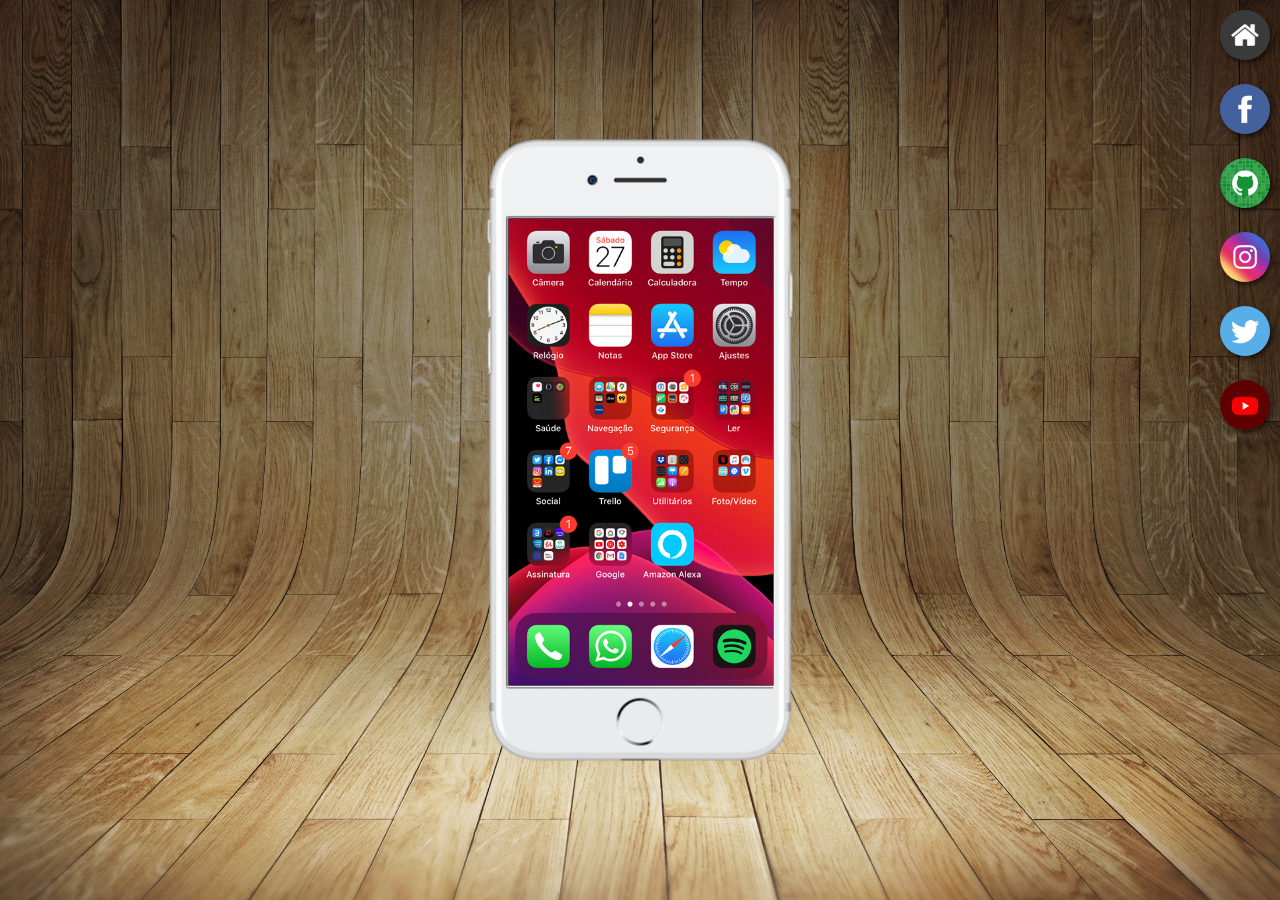
<file: index.html>
<!DOCTYPE html>
<html lang="pt-br">
<head>
    <meta charset="UTF-8">
    <meta name="viewport" content="width=device-width, initial-scale=1.0">
    <link rel="stylesheet" href="style/style.css">
    <link rel="shortcut icon" href="favicon/favicon.ico" type="image/x-icon">
    <title>Projeto Redes Social</title>
</head>
<body>
    <main>
        <section id="tel">
            <iframe src="home.html" name="tela" id="tela">Seu navegador não é compatível com isso.</iframe>
        </section>
        <section id="social">
            <a href="home.html" target="tela"><img src="imagens/logo-home.jpg" alt=""></a> <br>
            <a href="redes/face.html" target="tela"><img src="imagens/logo-facebook.jpg" alt=""></a> <br>
            <a href="redes/github.html" target="tela"><img src="imagens/logo-github.jpg" alt=""></a> <br>
            <a href="redes/instagram.html" target="tela"><img src="imagens/logo-instagram.jpg" alt=""></a> <br>
            <a href="redes/x.html" target="tela"><img src="imagens/logo-twitter.jpg" alt=""></a> <br>
            <a href="redes/youtube.html" target="tela"><img src="imagens/logo-youtube.jpg" alt=""></a>
            
        </section>
    </main>
</body>
</html>
</file>
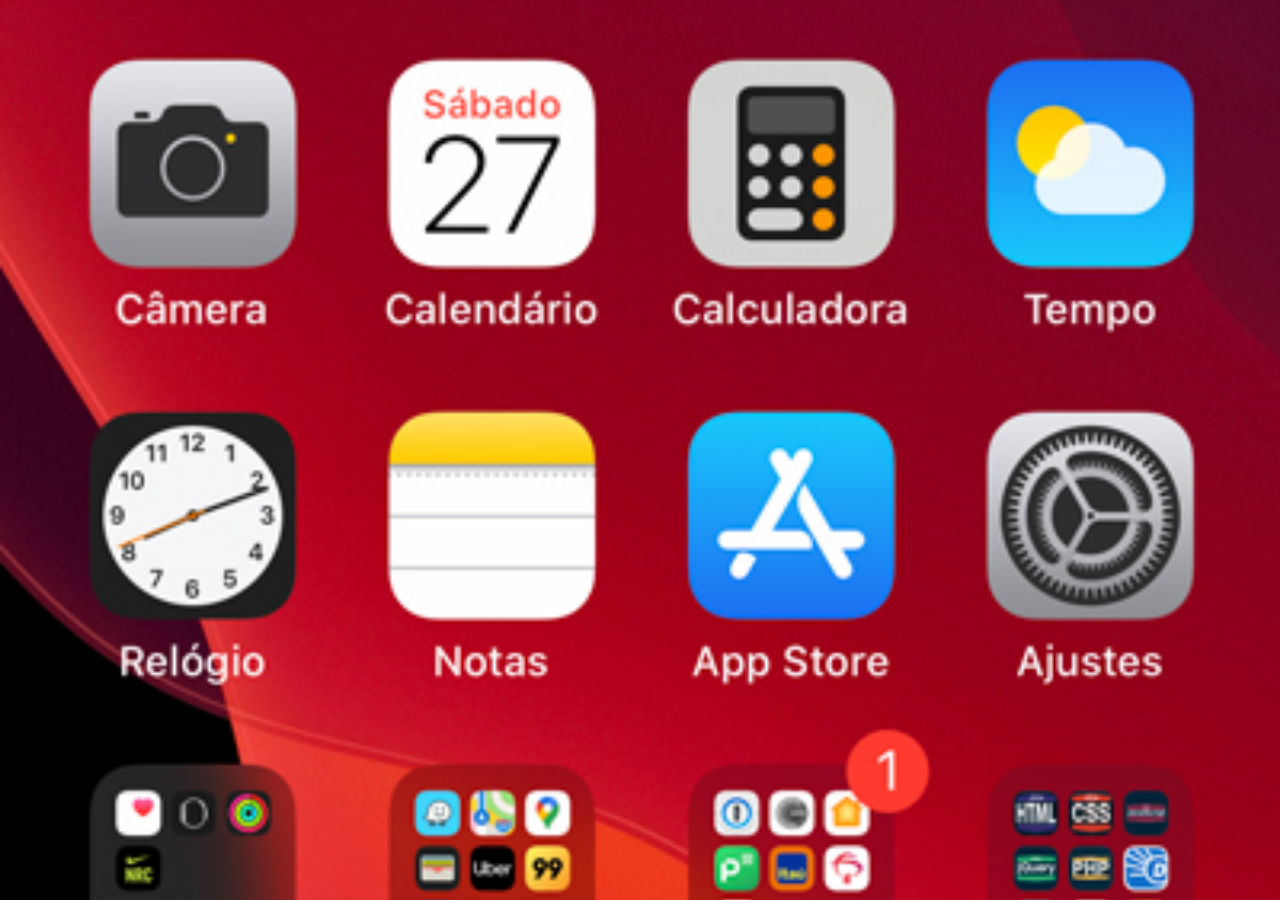
<file: home.html>
<!DOCTYPE html>
<html lang="pt-br">
<head>
    <meta charset="UTF-8">
    <meta name="viewport" content="width=device-width, initial-scale=1.0">
    <title>Home</title>
</head>
<style>
    * {
        margin: 0;
        padding: 0;
    }

    body  {
        width: 100vw;
        height: 100vh;
        background: black url(imagens/tela-home.jpg) no-repeat top center;
        background-size: cover;
    }
</style>
<body>
    
</body>
</html>
</file>
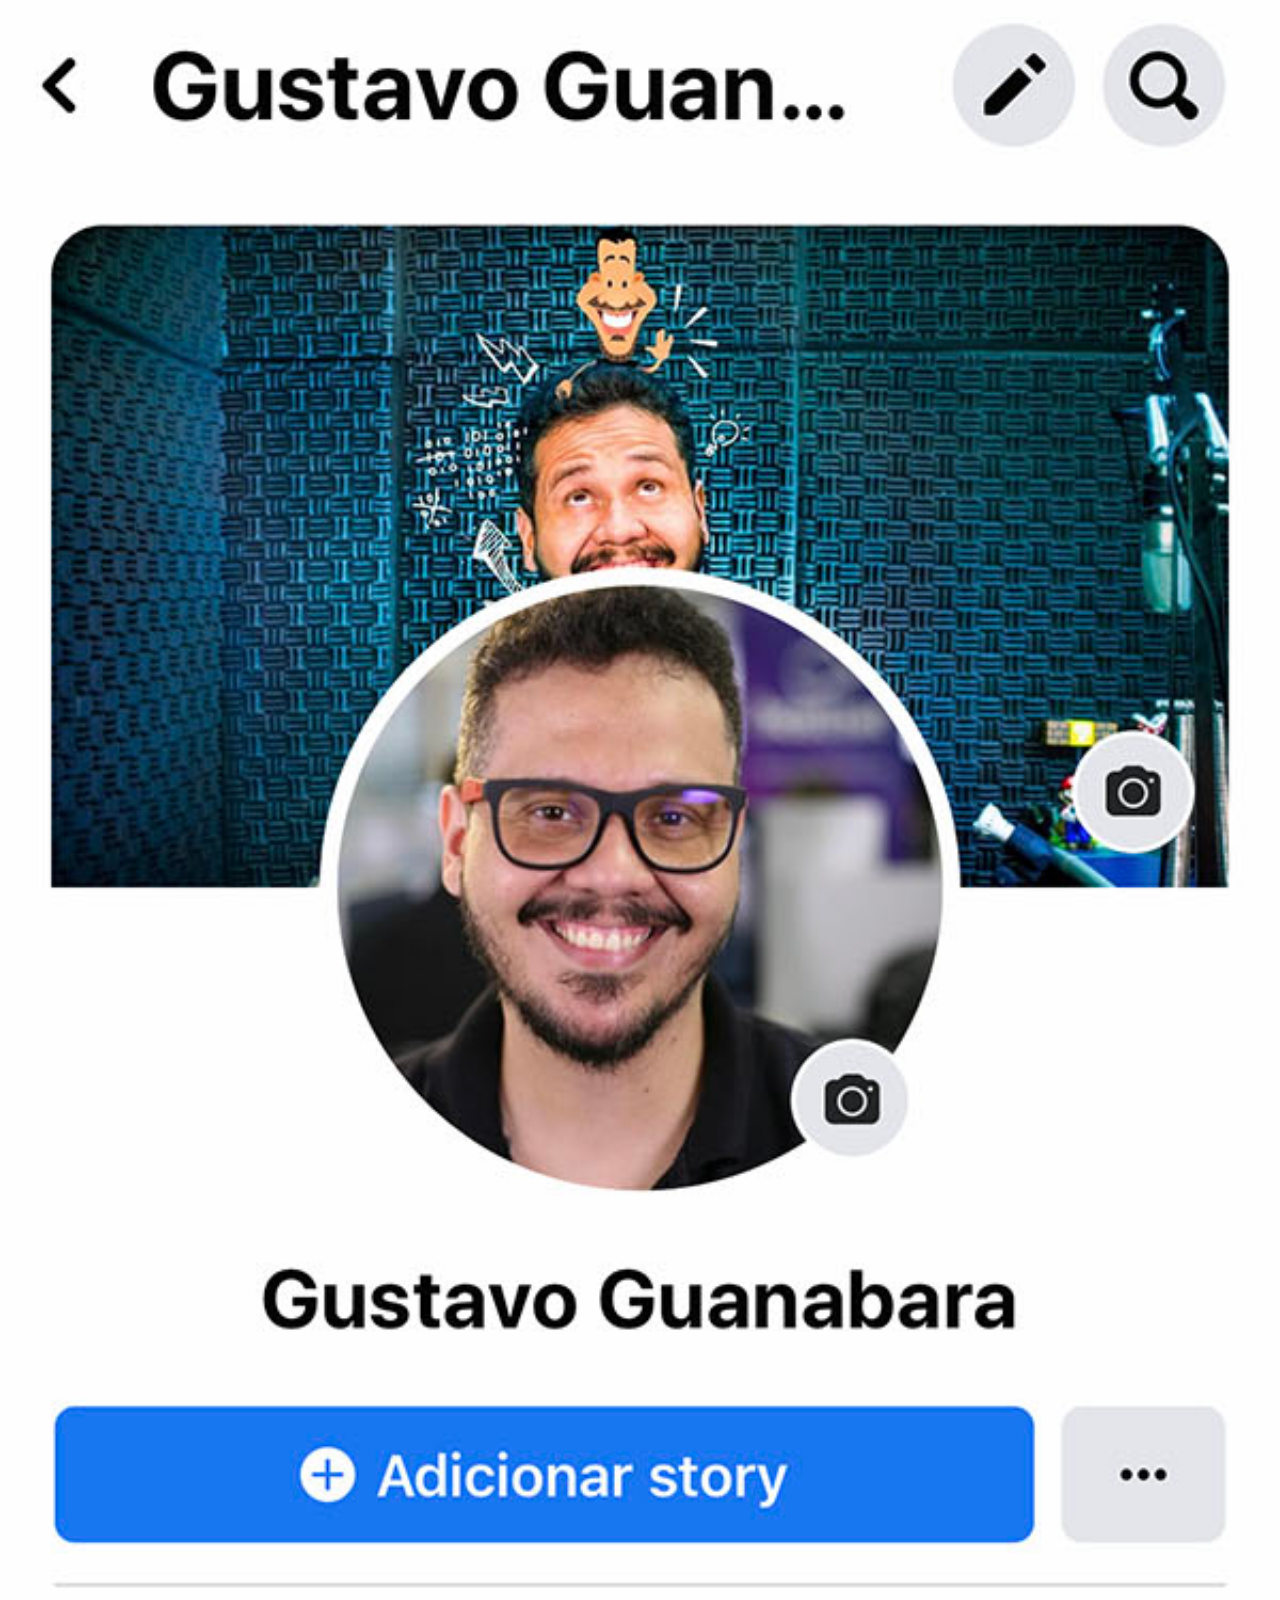
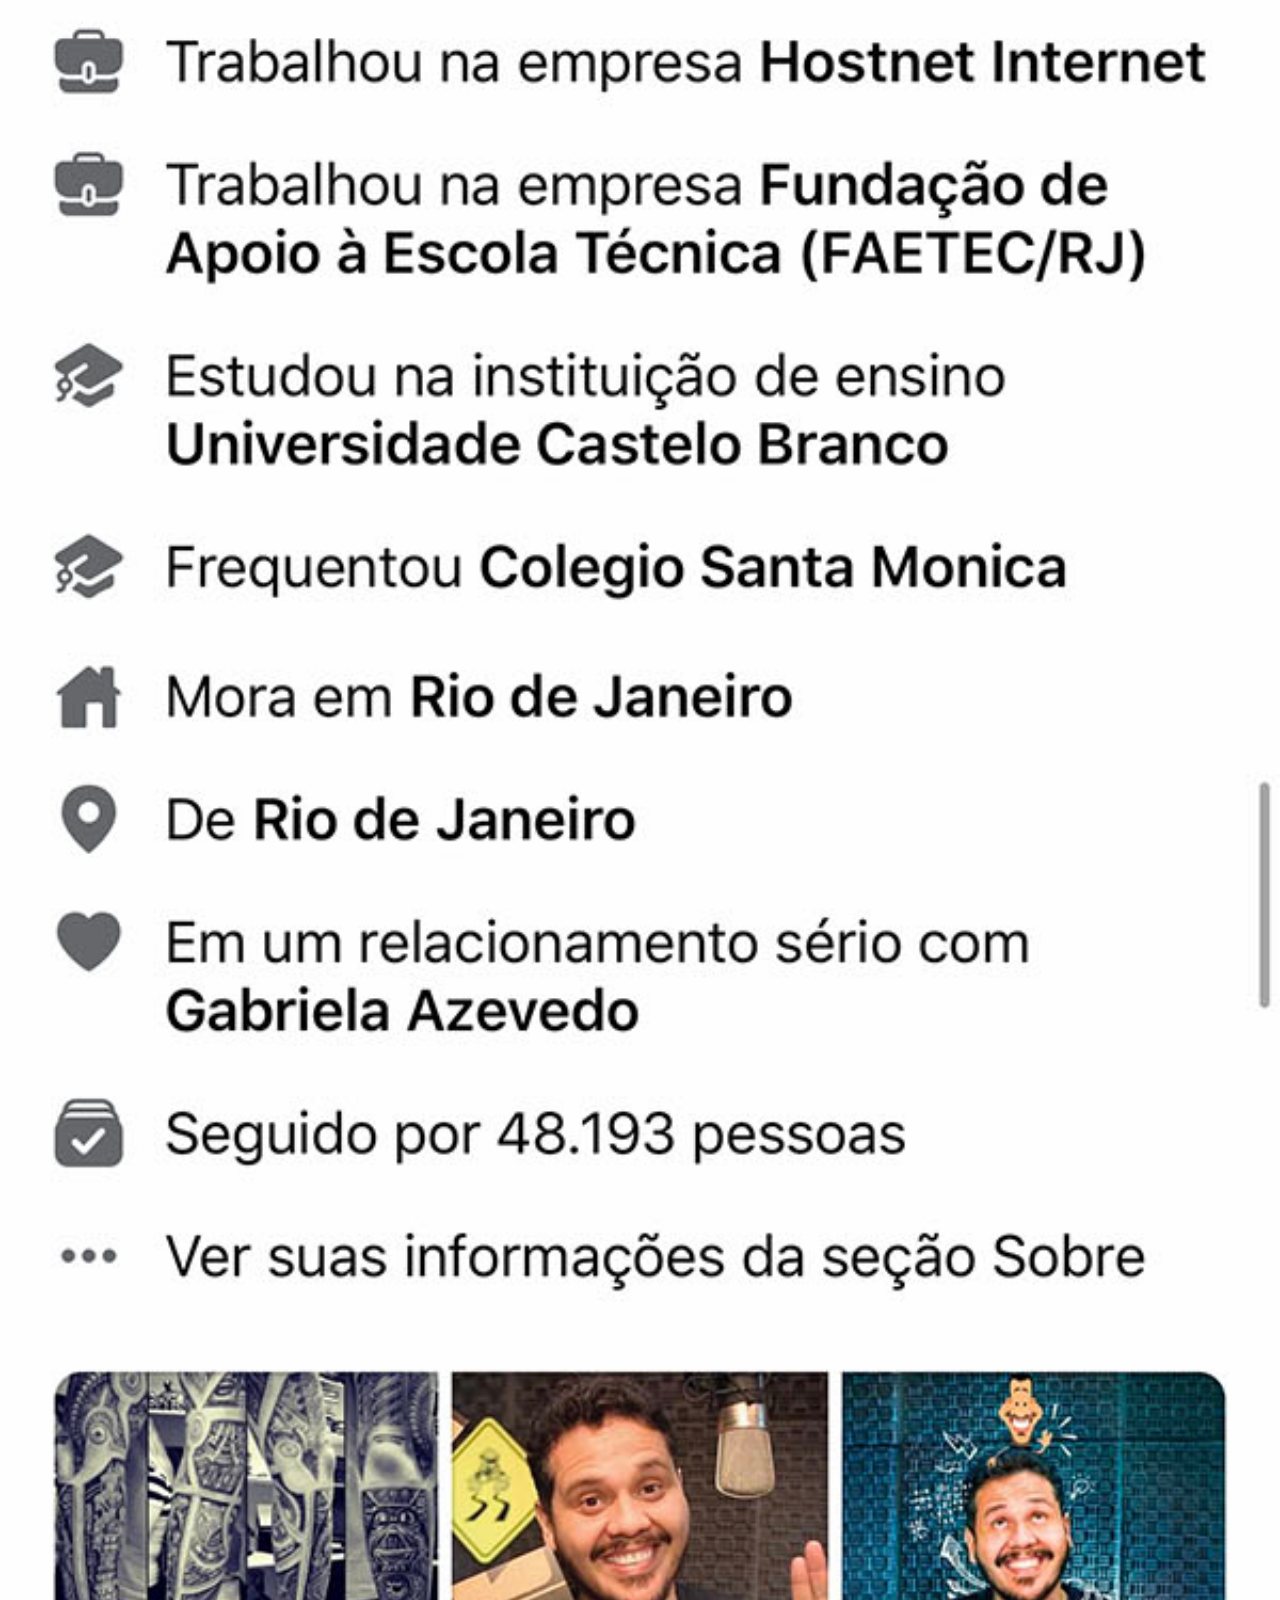
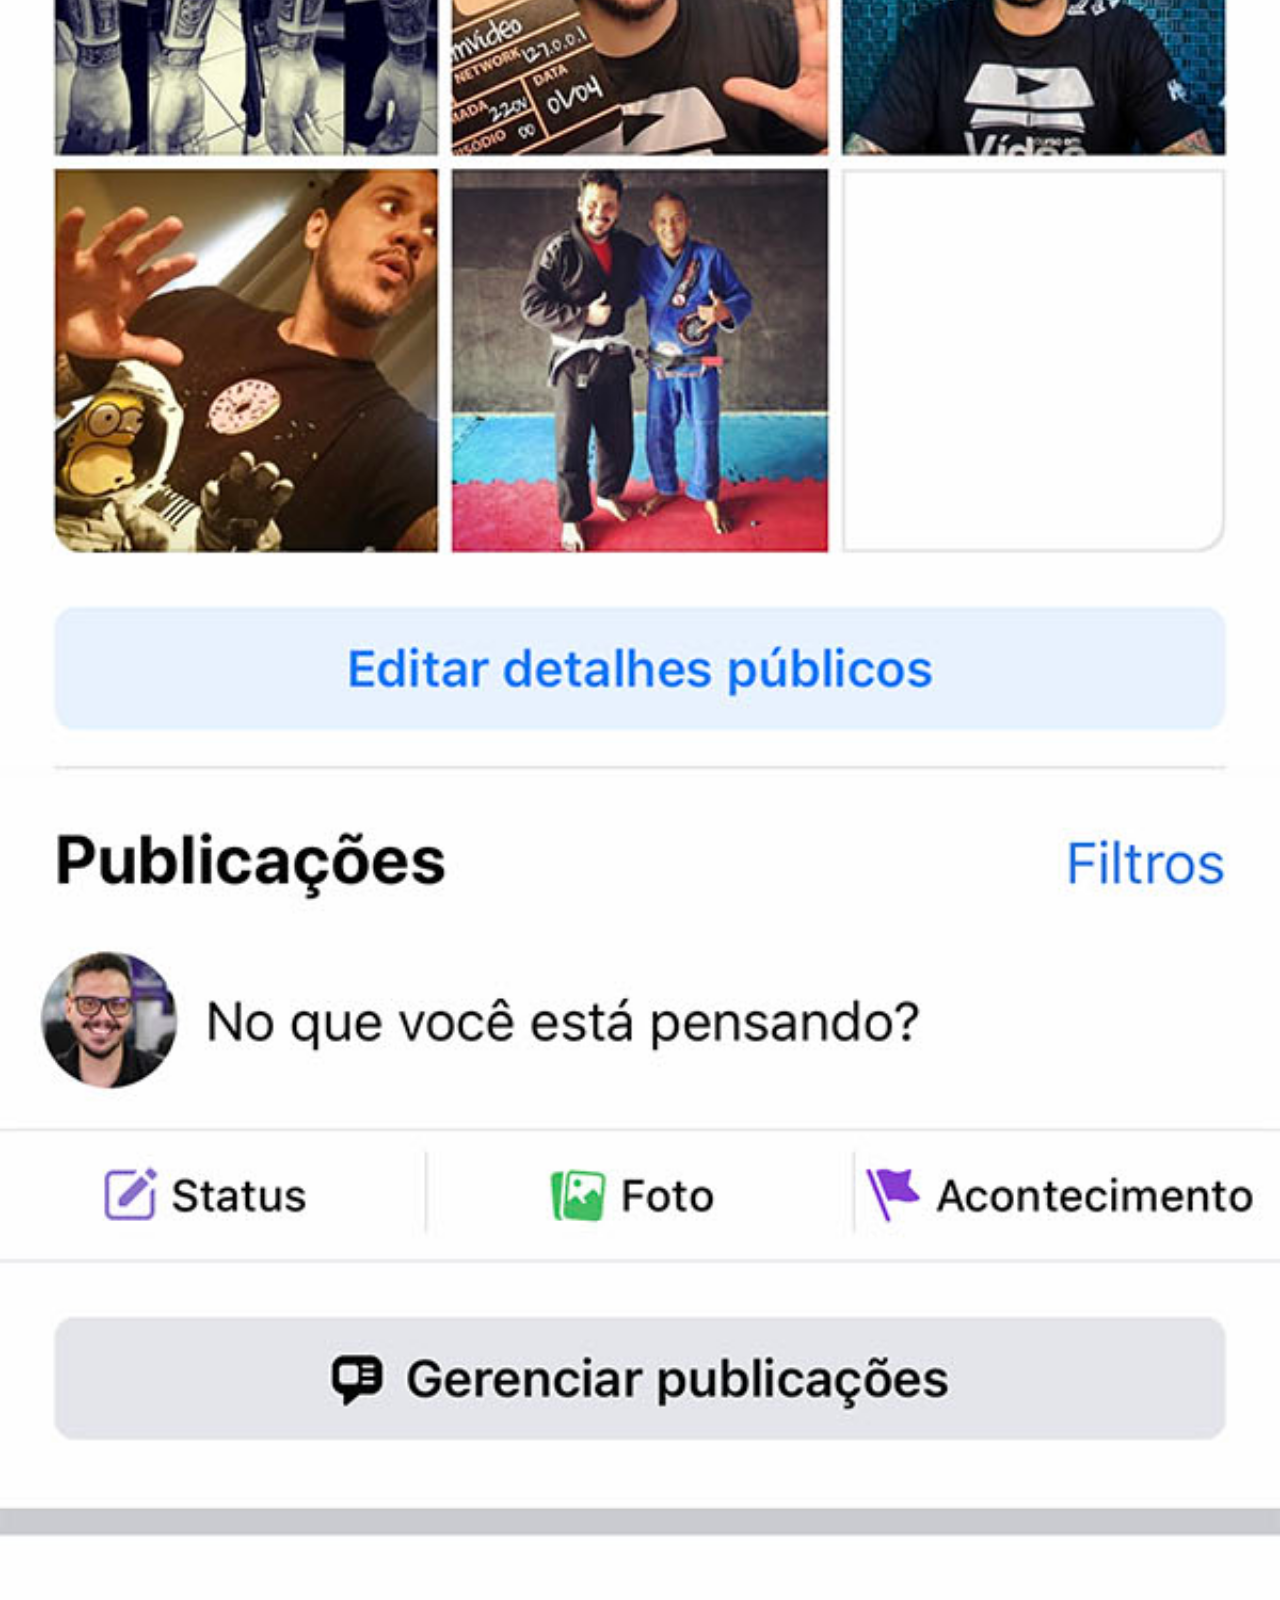
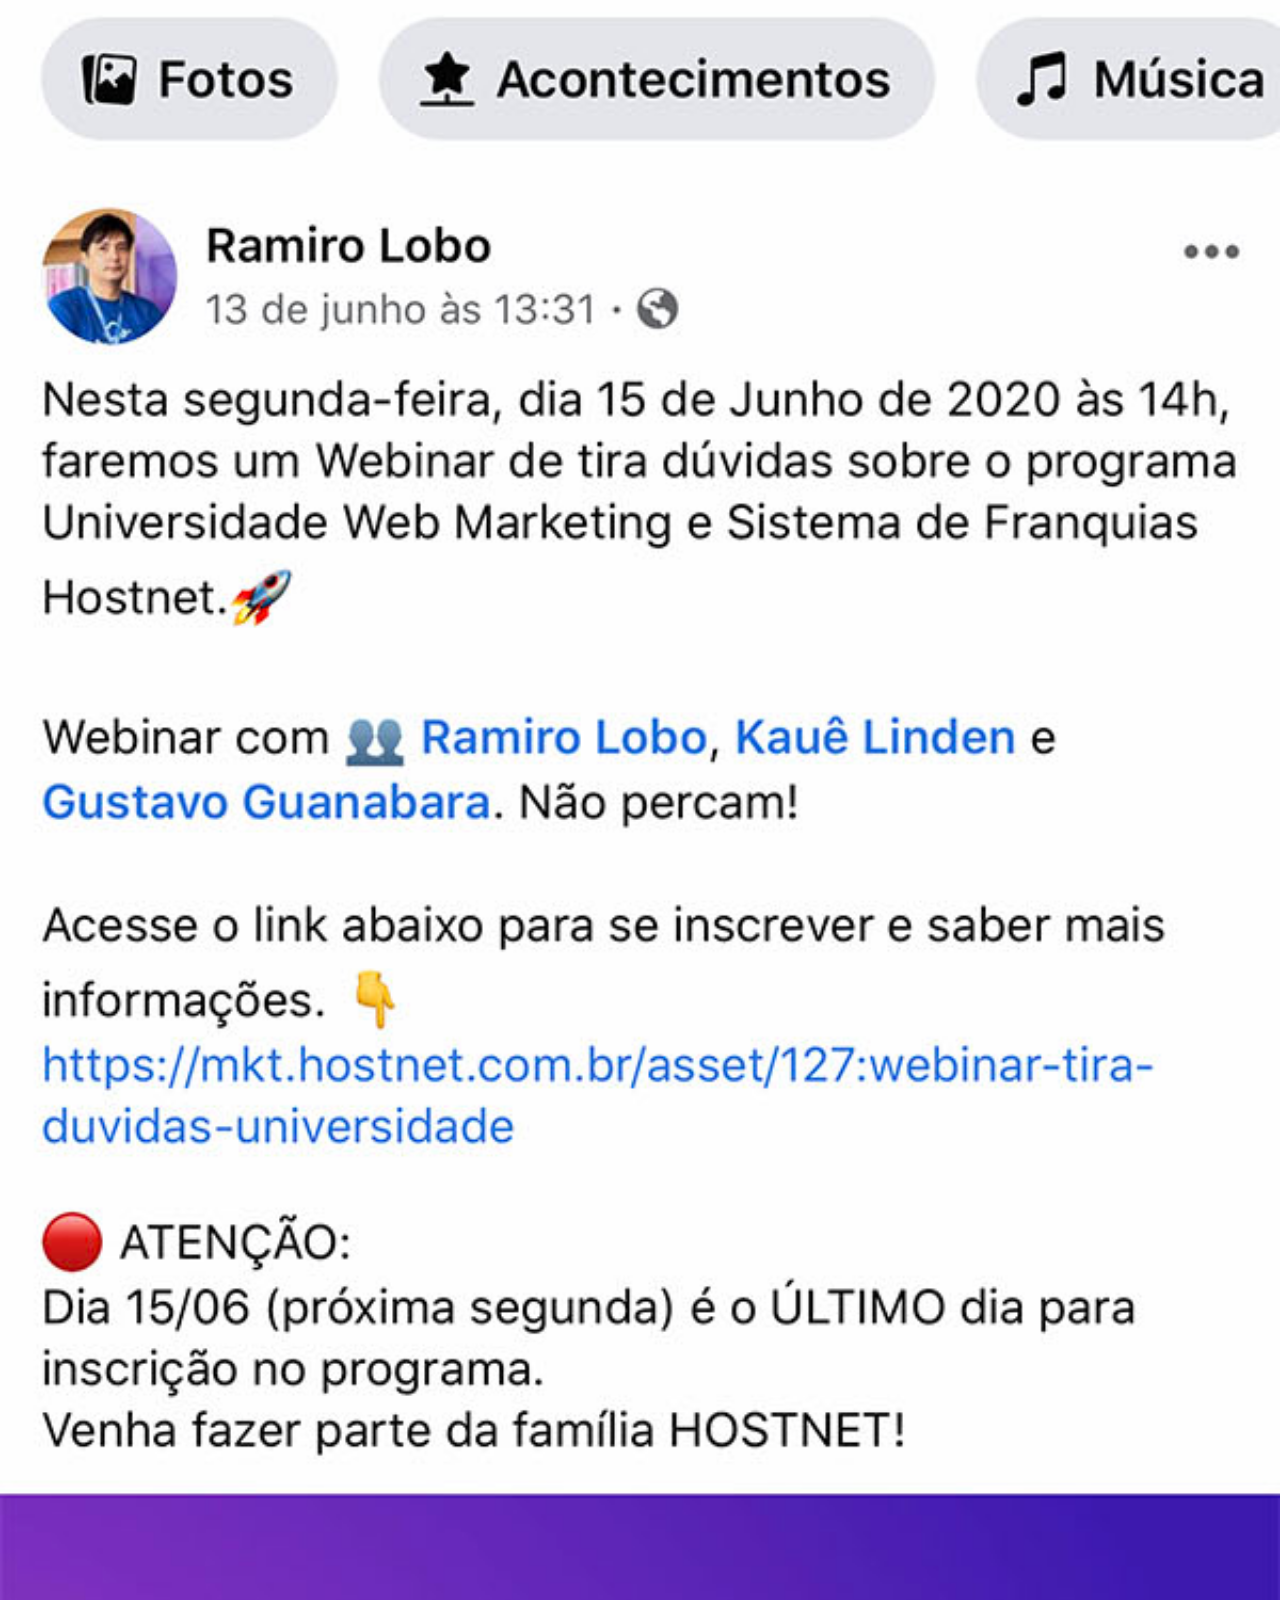
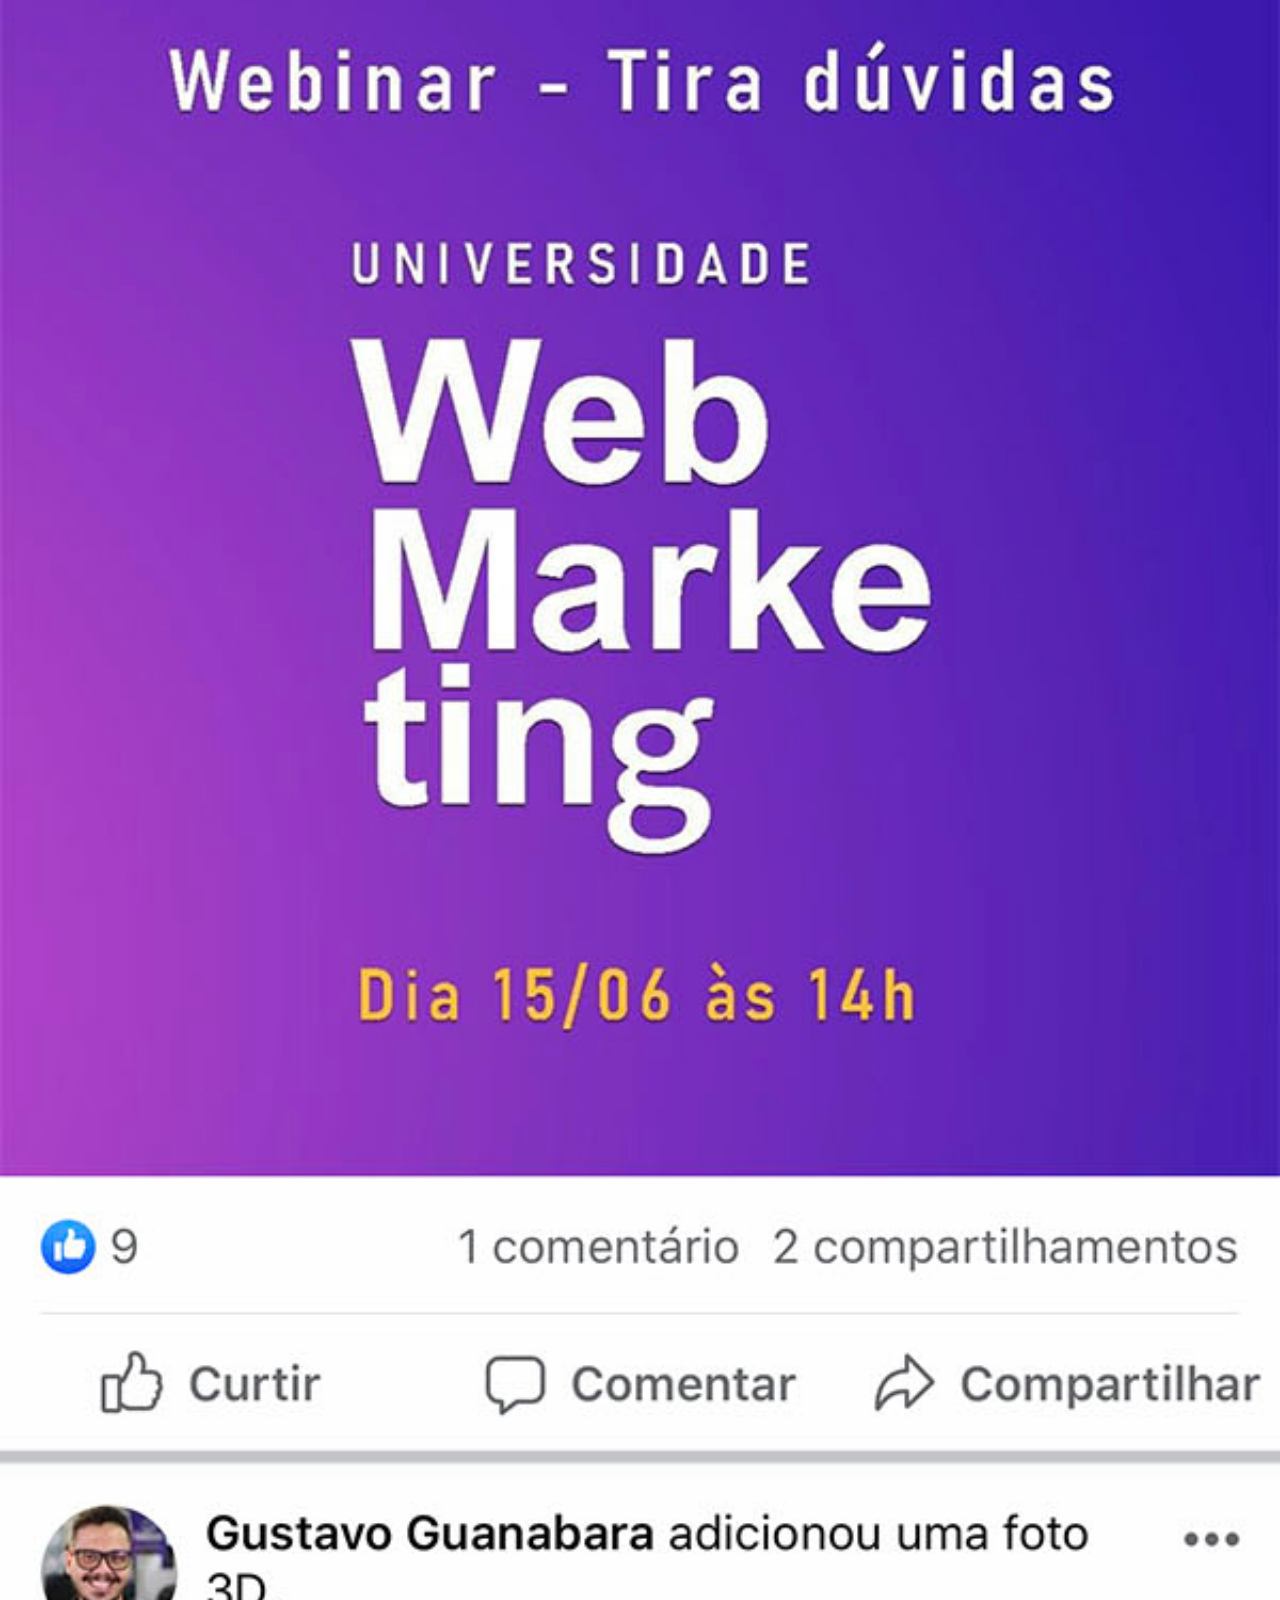
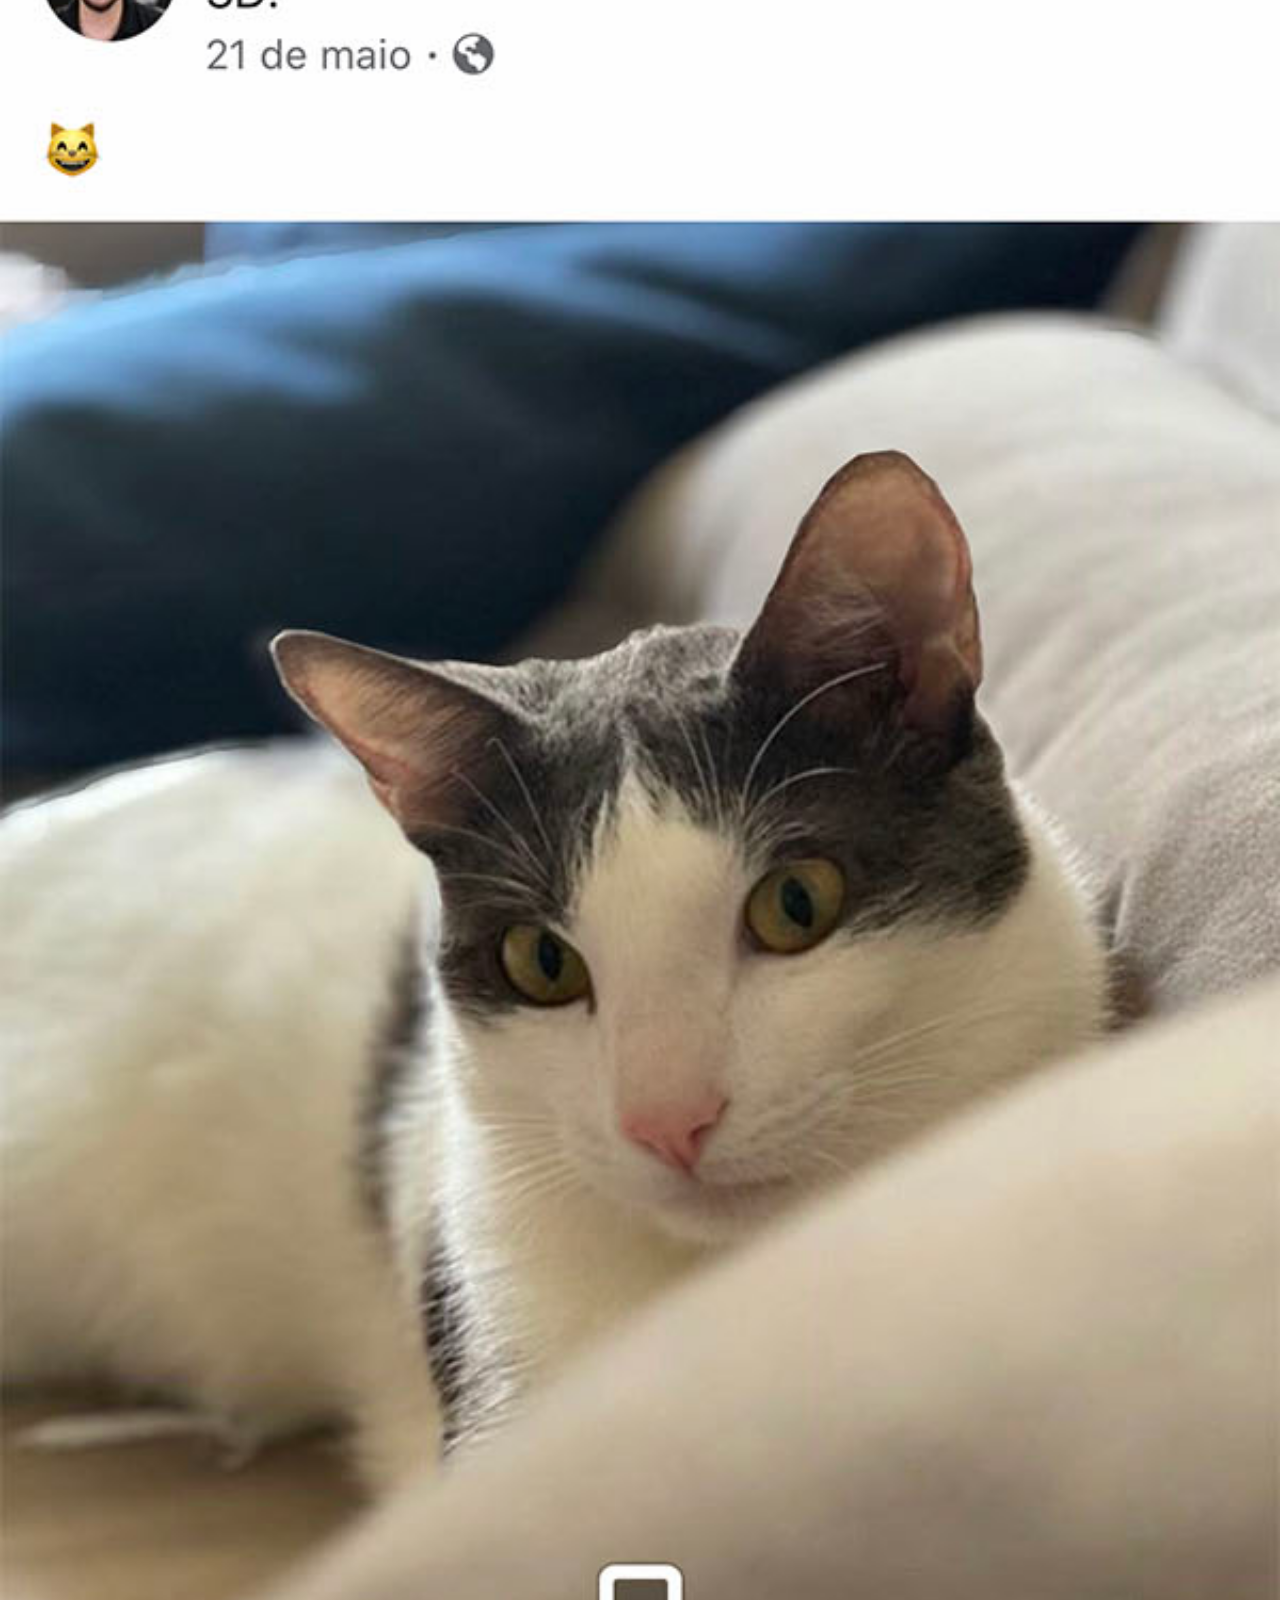
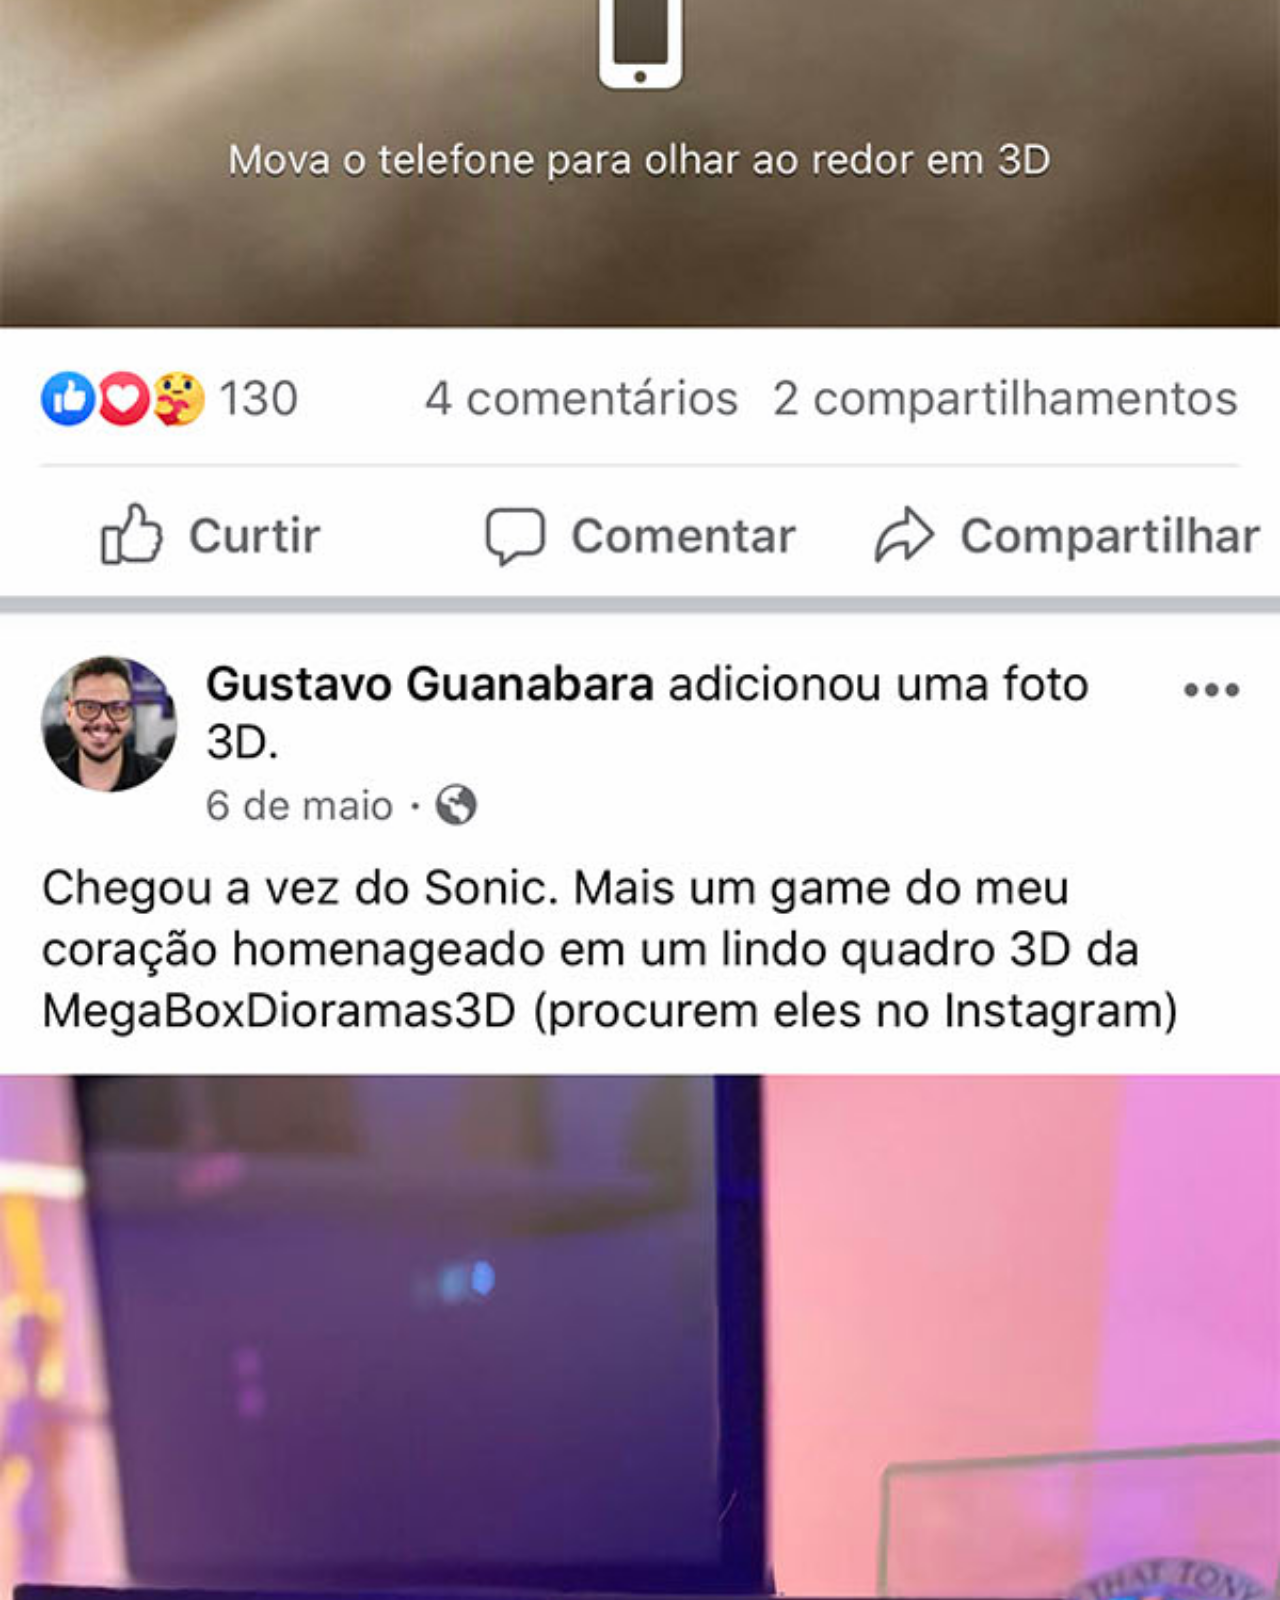
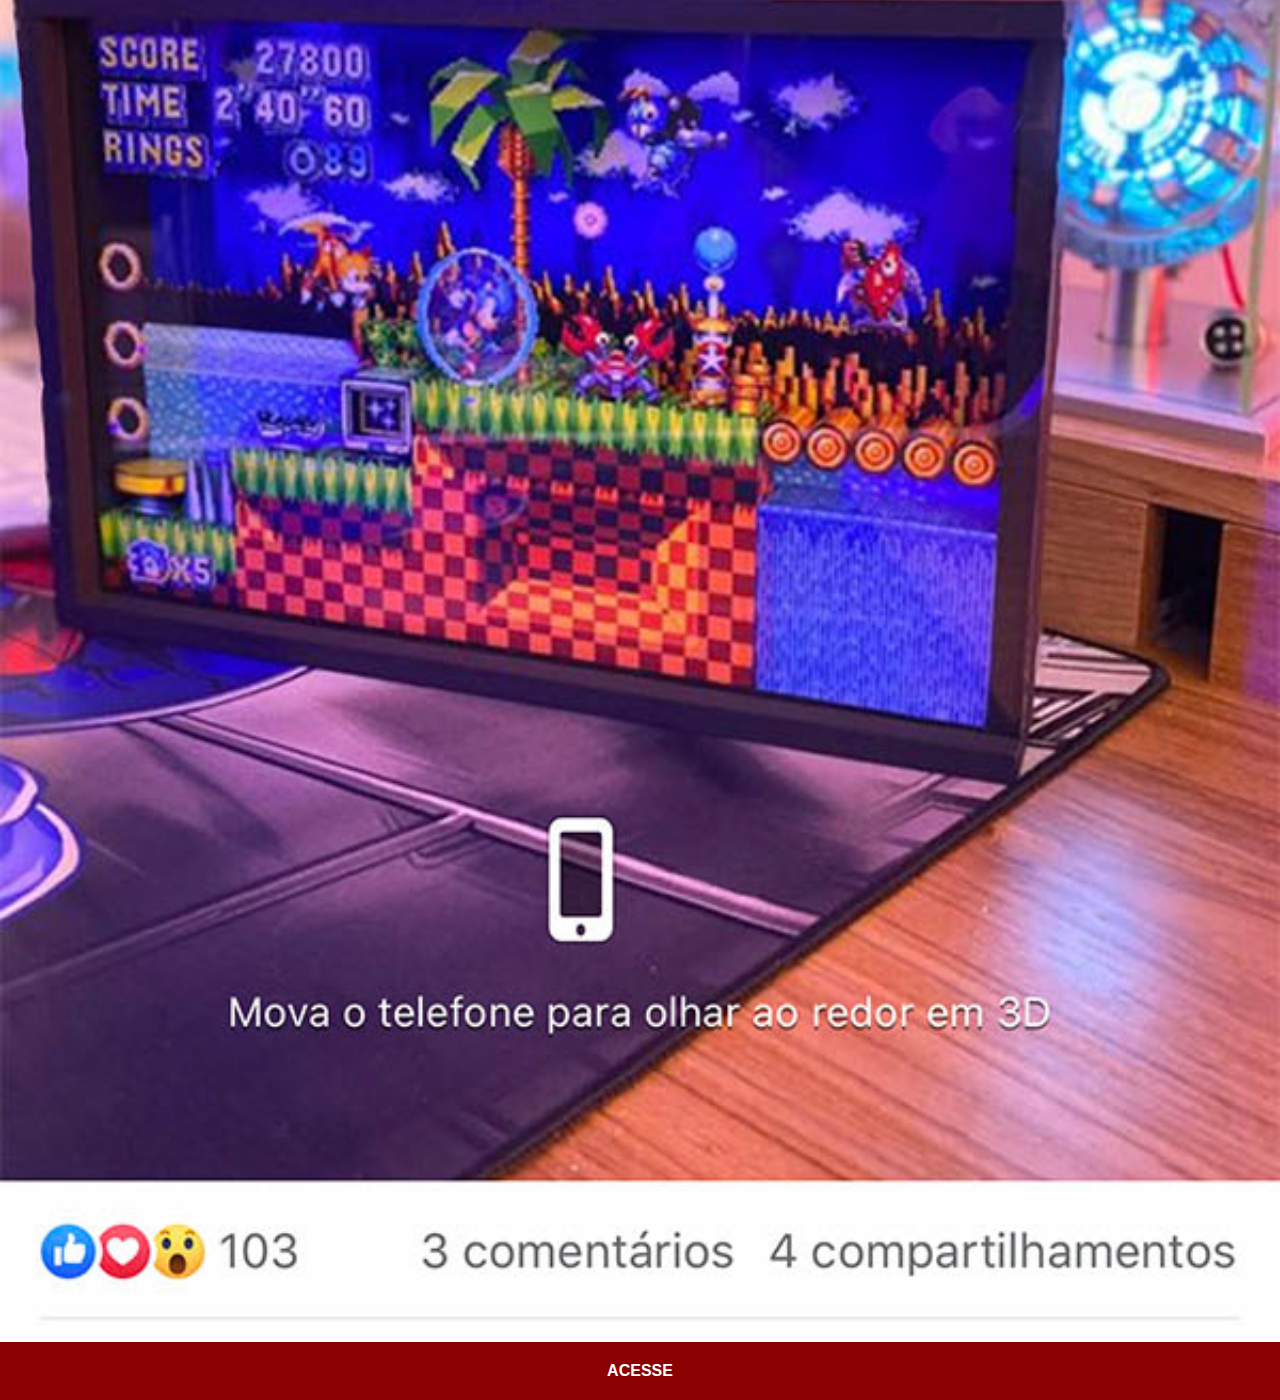
<file: redes/face.html>
<!DOCTYPE html>
<html lang="pt-br">
<head>
    <meta charset="UTF-8">
    <meta name="viewport" content="width=device-width, initial-scale=1.0">
    <link rel="stylesheet" href="../style/social.css">
    <title>Facebook</title>
</head>
<body>
    <img src="../imagens/tela-facebook.jpg" alt="facebook">
    <a href="https://www.facebook.com" target="_blank">ACESSE</a>
</body>
</html>
</file>
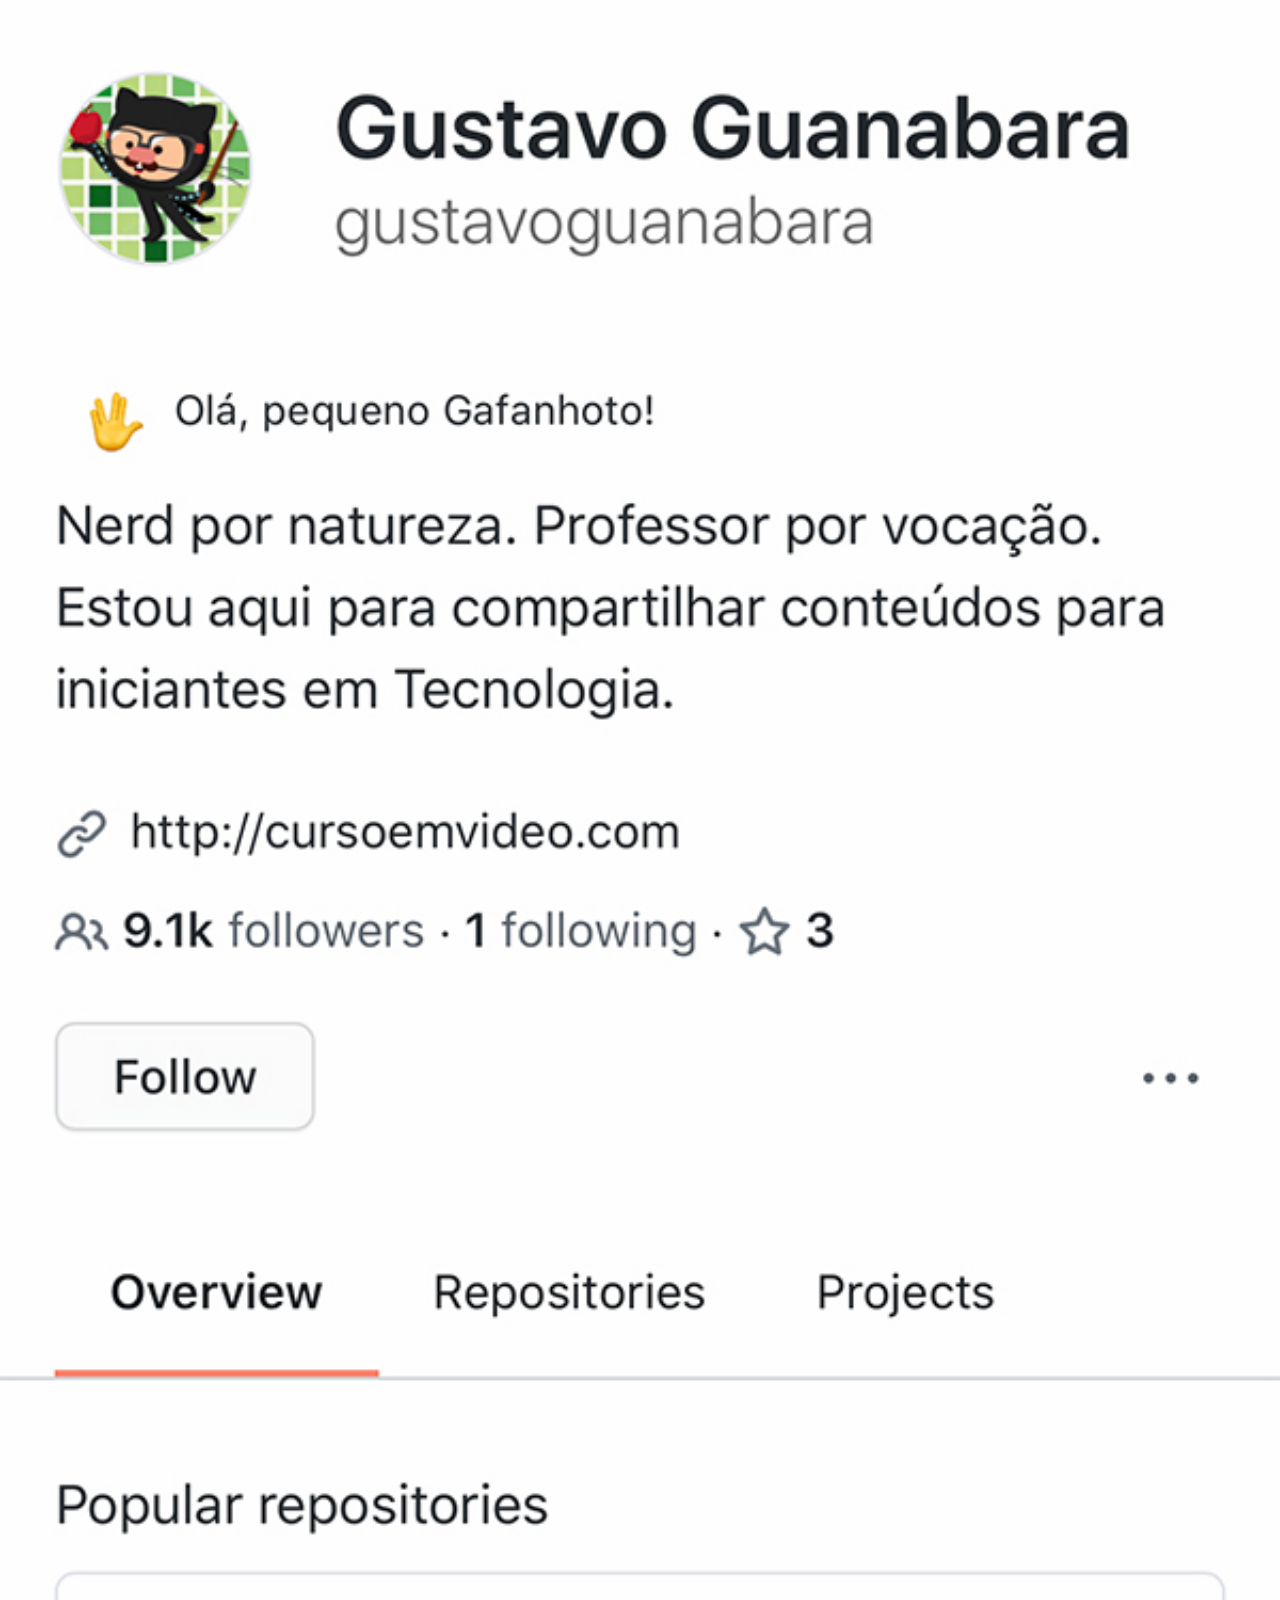
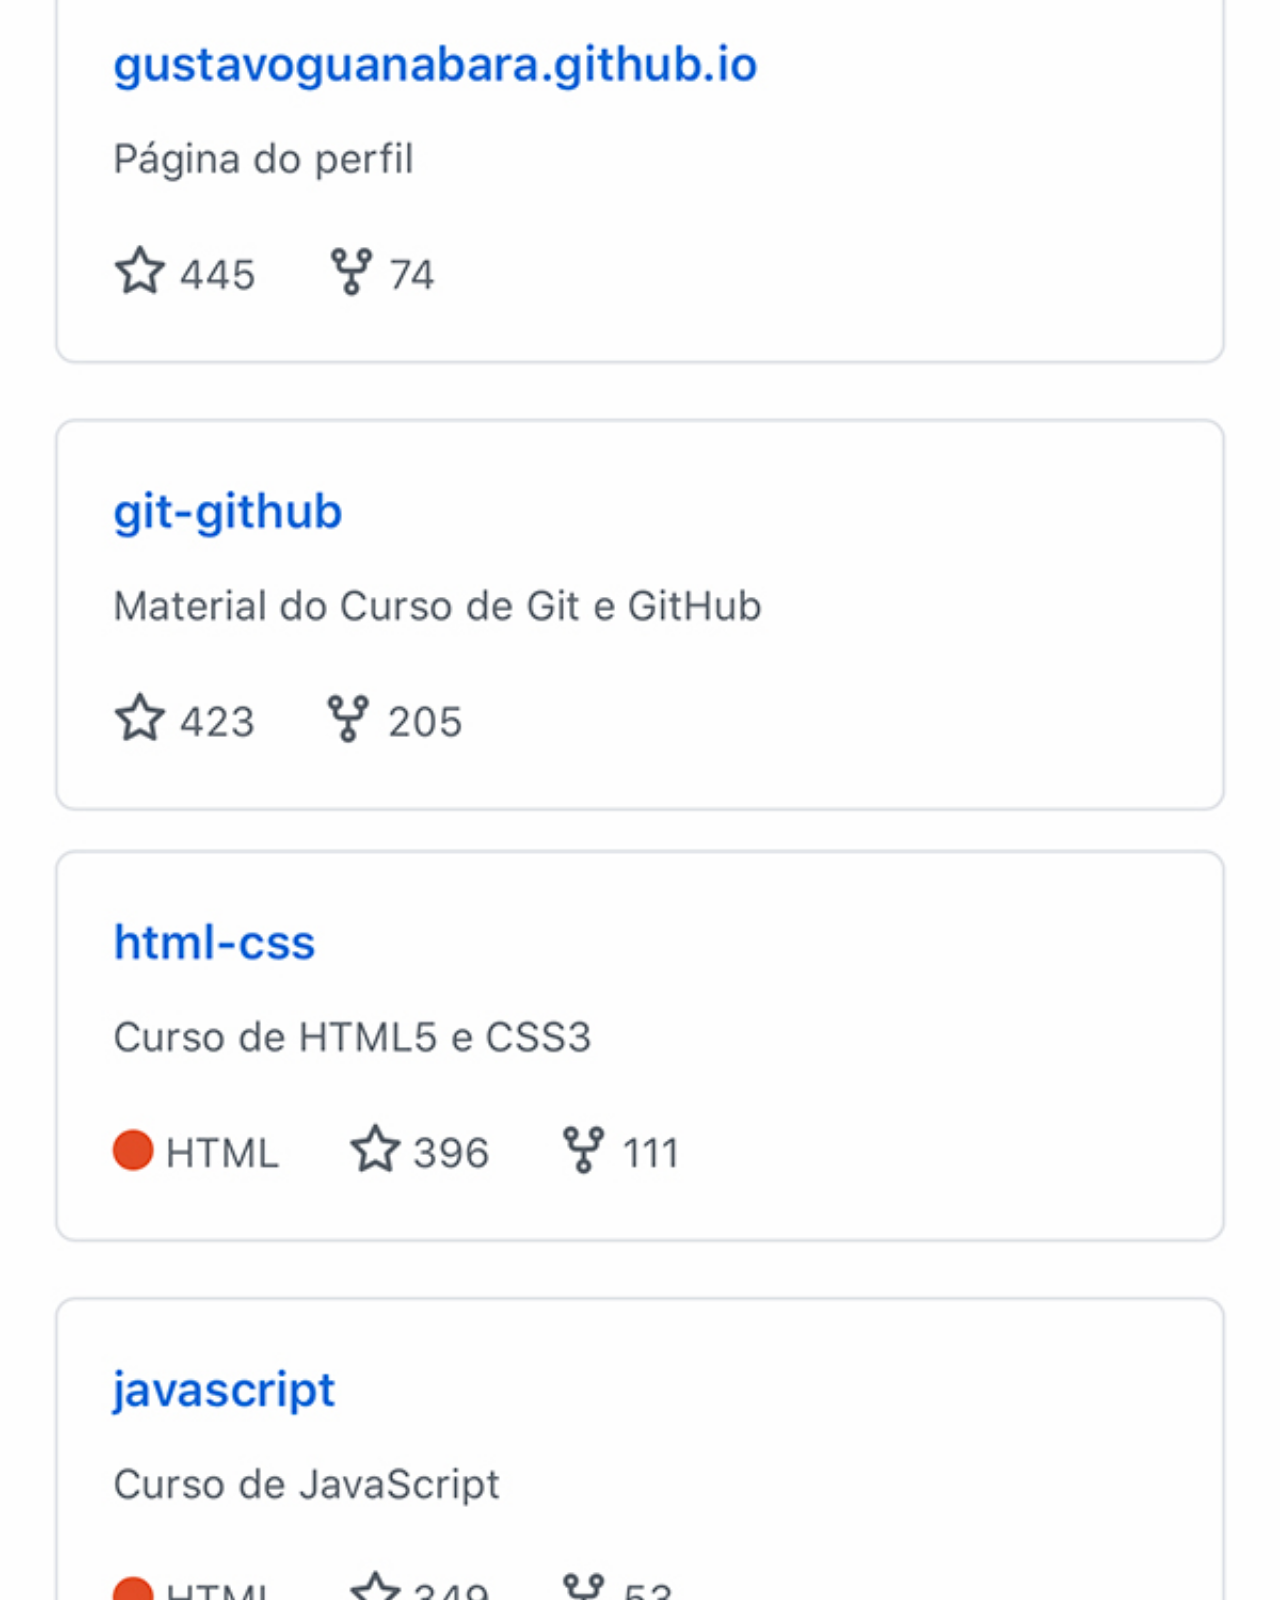
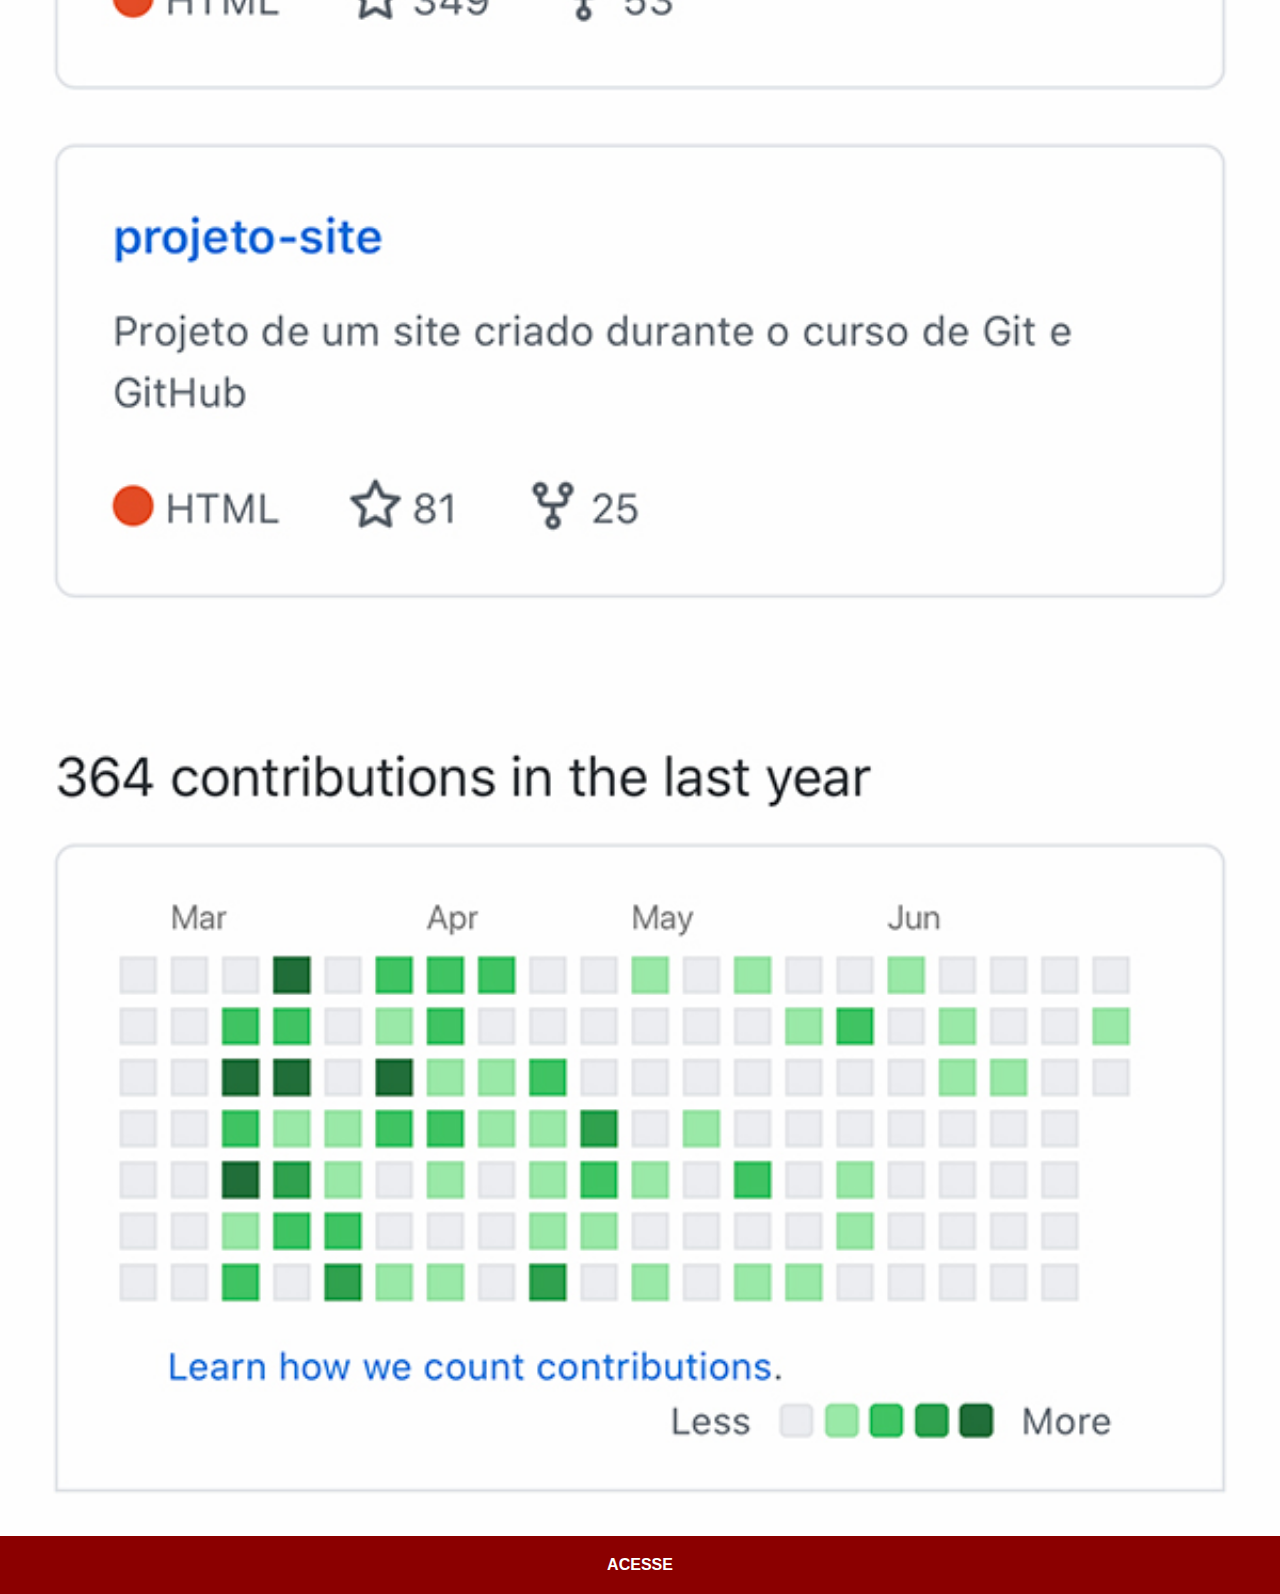
<file: redes/github.html>
<!DOCTYPE html>
<html lang="pt-br">
<head>
    <meta charset="UTF-8">
    <meta name="viewport" content="width=device-width, initial-scale=1.0">
    <link rel="stylesheet" href="../style/social.css">
    <title>Github</title>
</head>
<body>
    <img src="../imagens/tela-github.jpg" alt="Github">
    <a href="https://github.com/gustavoguanabara/html-css/tree/fe6653ecdafa5b7275a5ecb4c36a8ca14f5043e7/aulas-pdf" target="_blank">ACESSE</a>
</body>
</html>
</file>
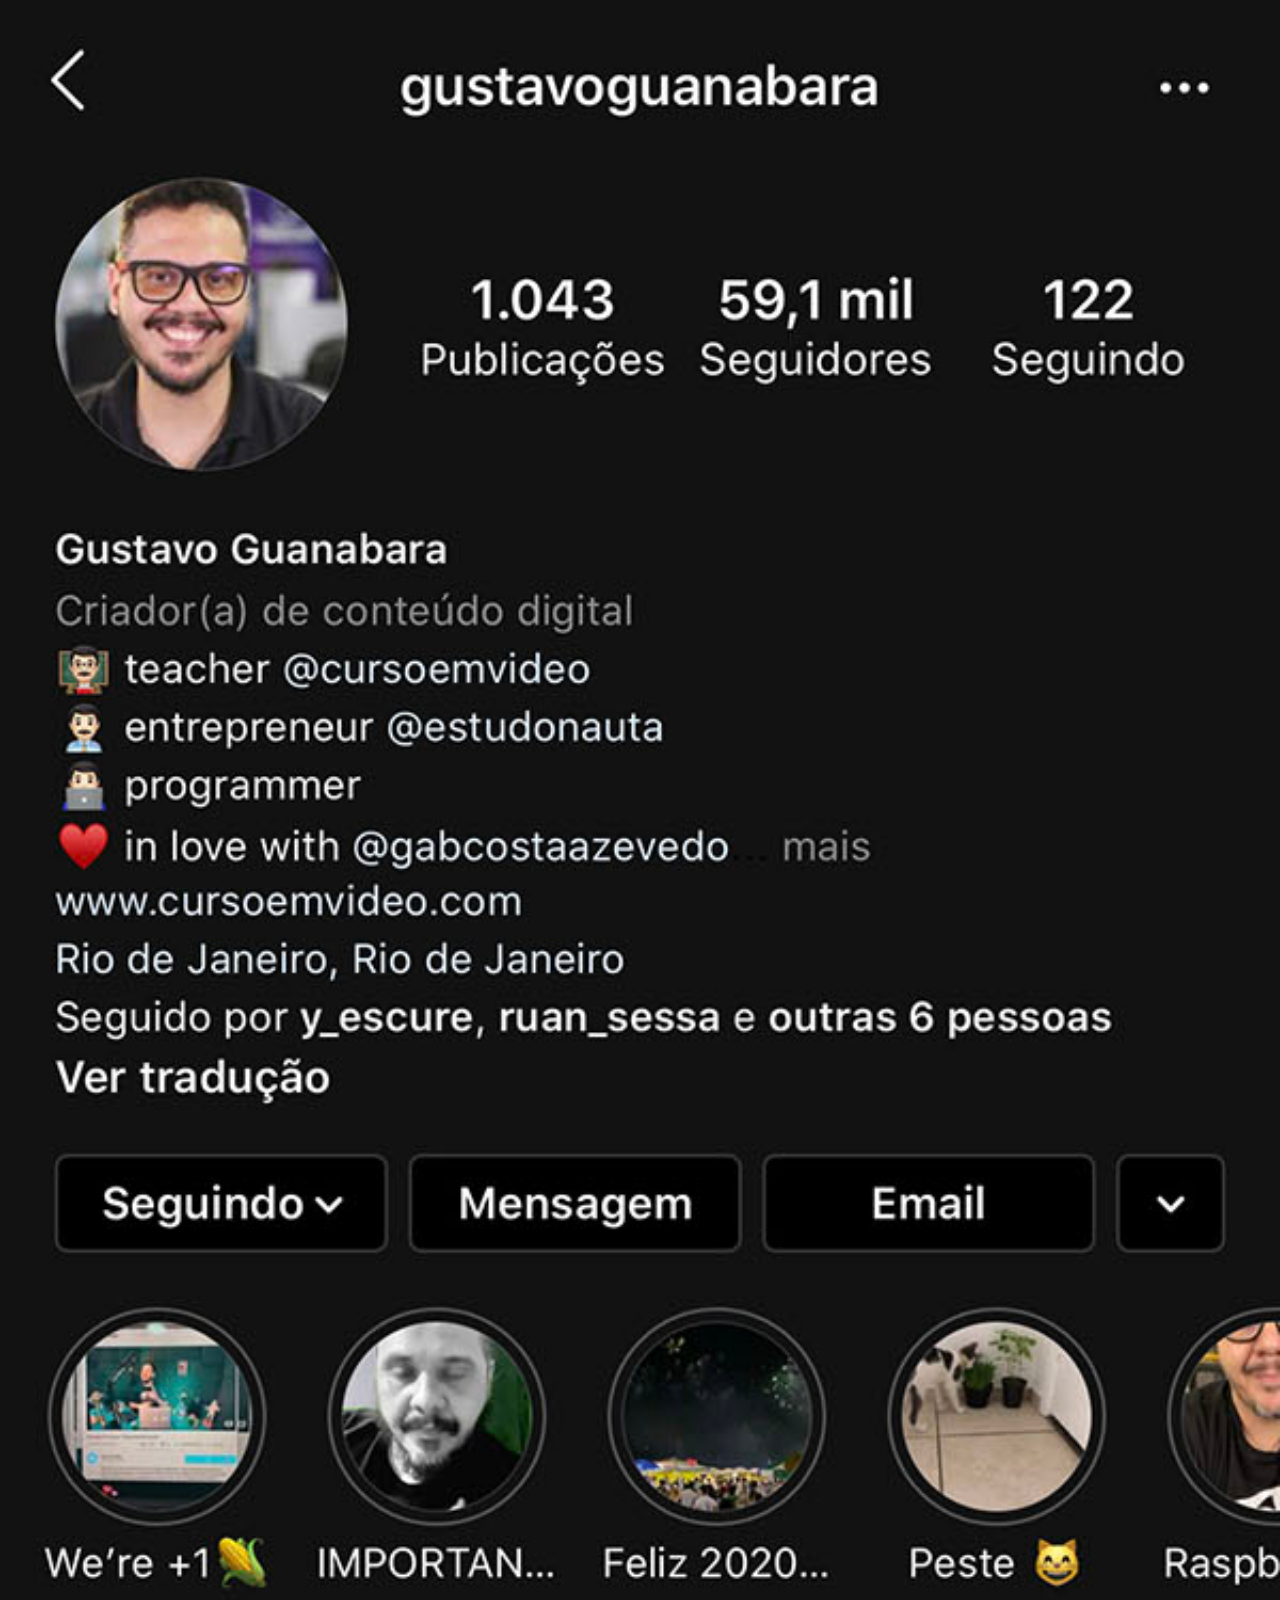
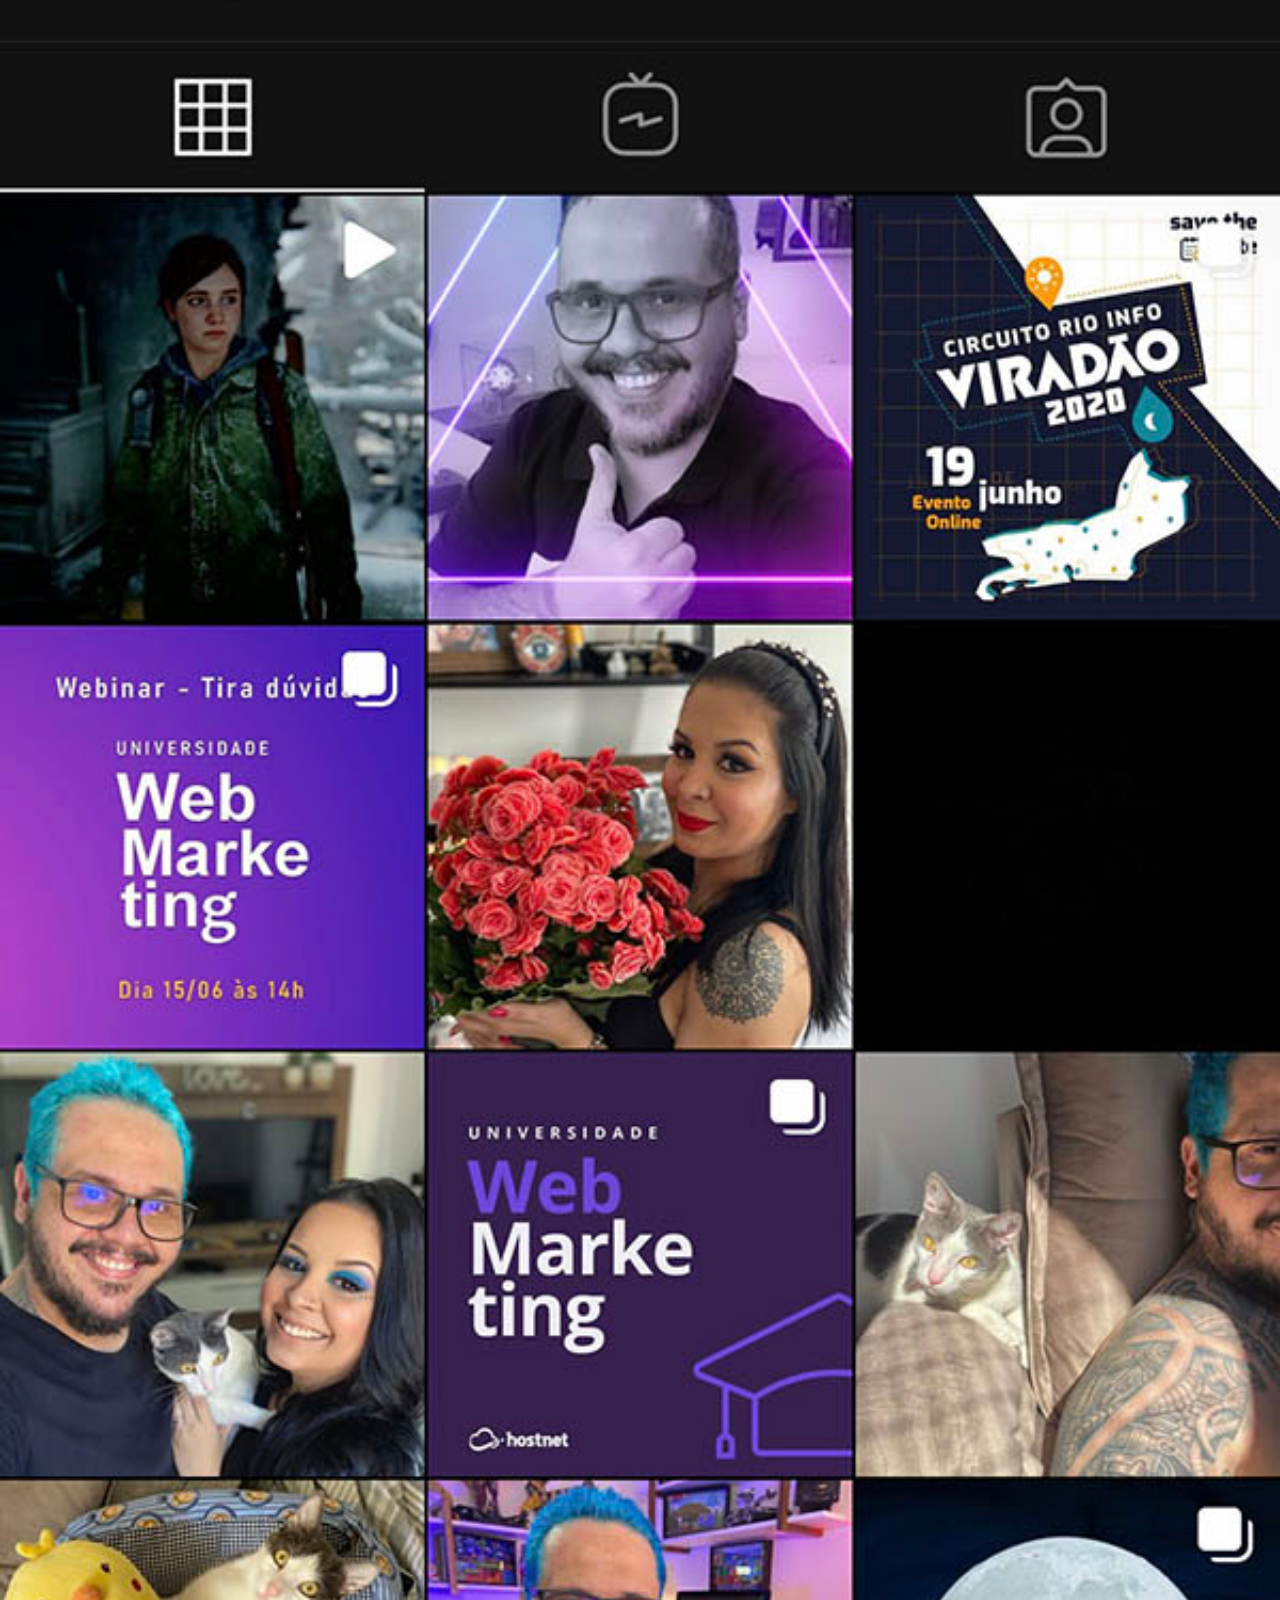
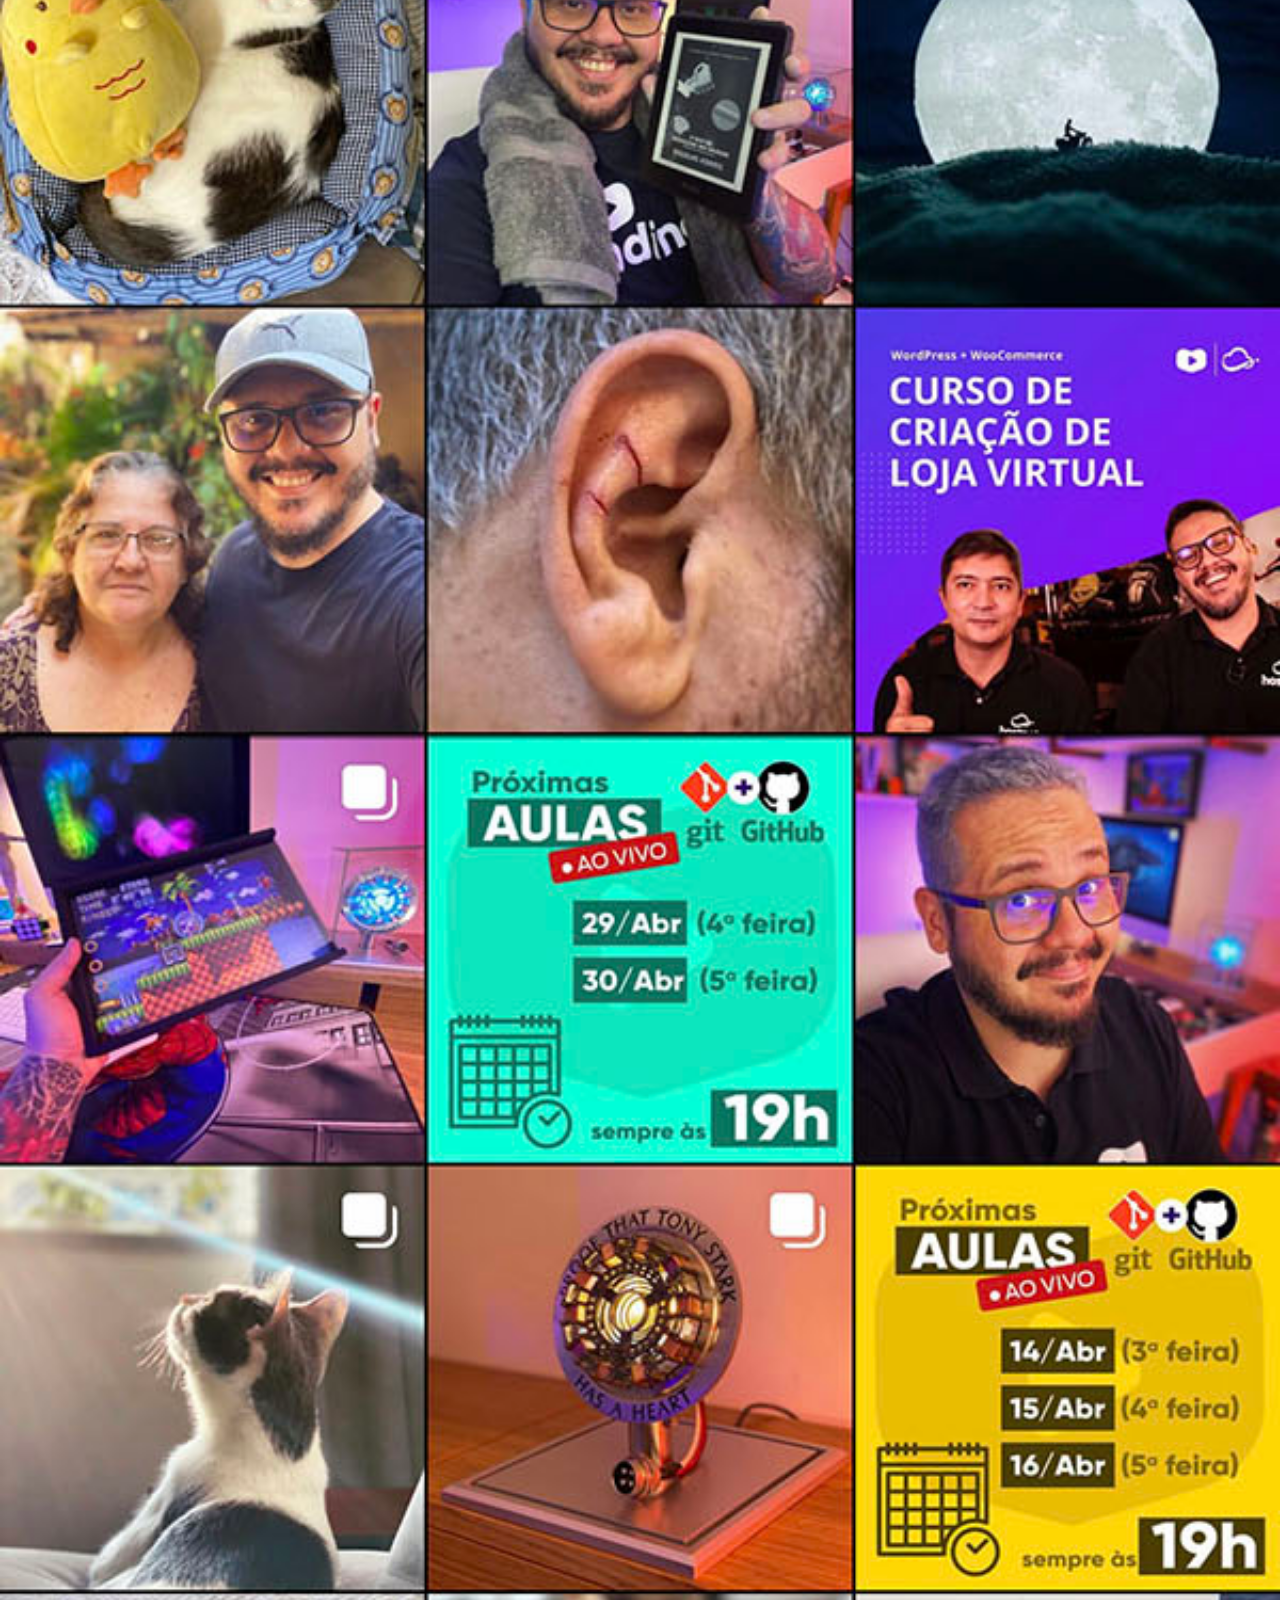
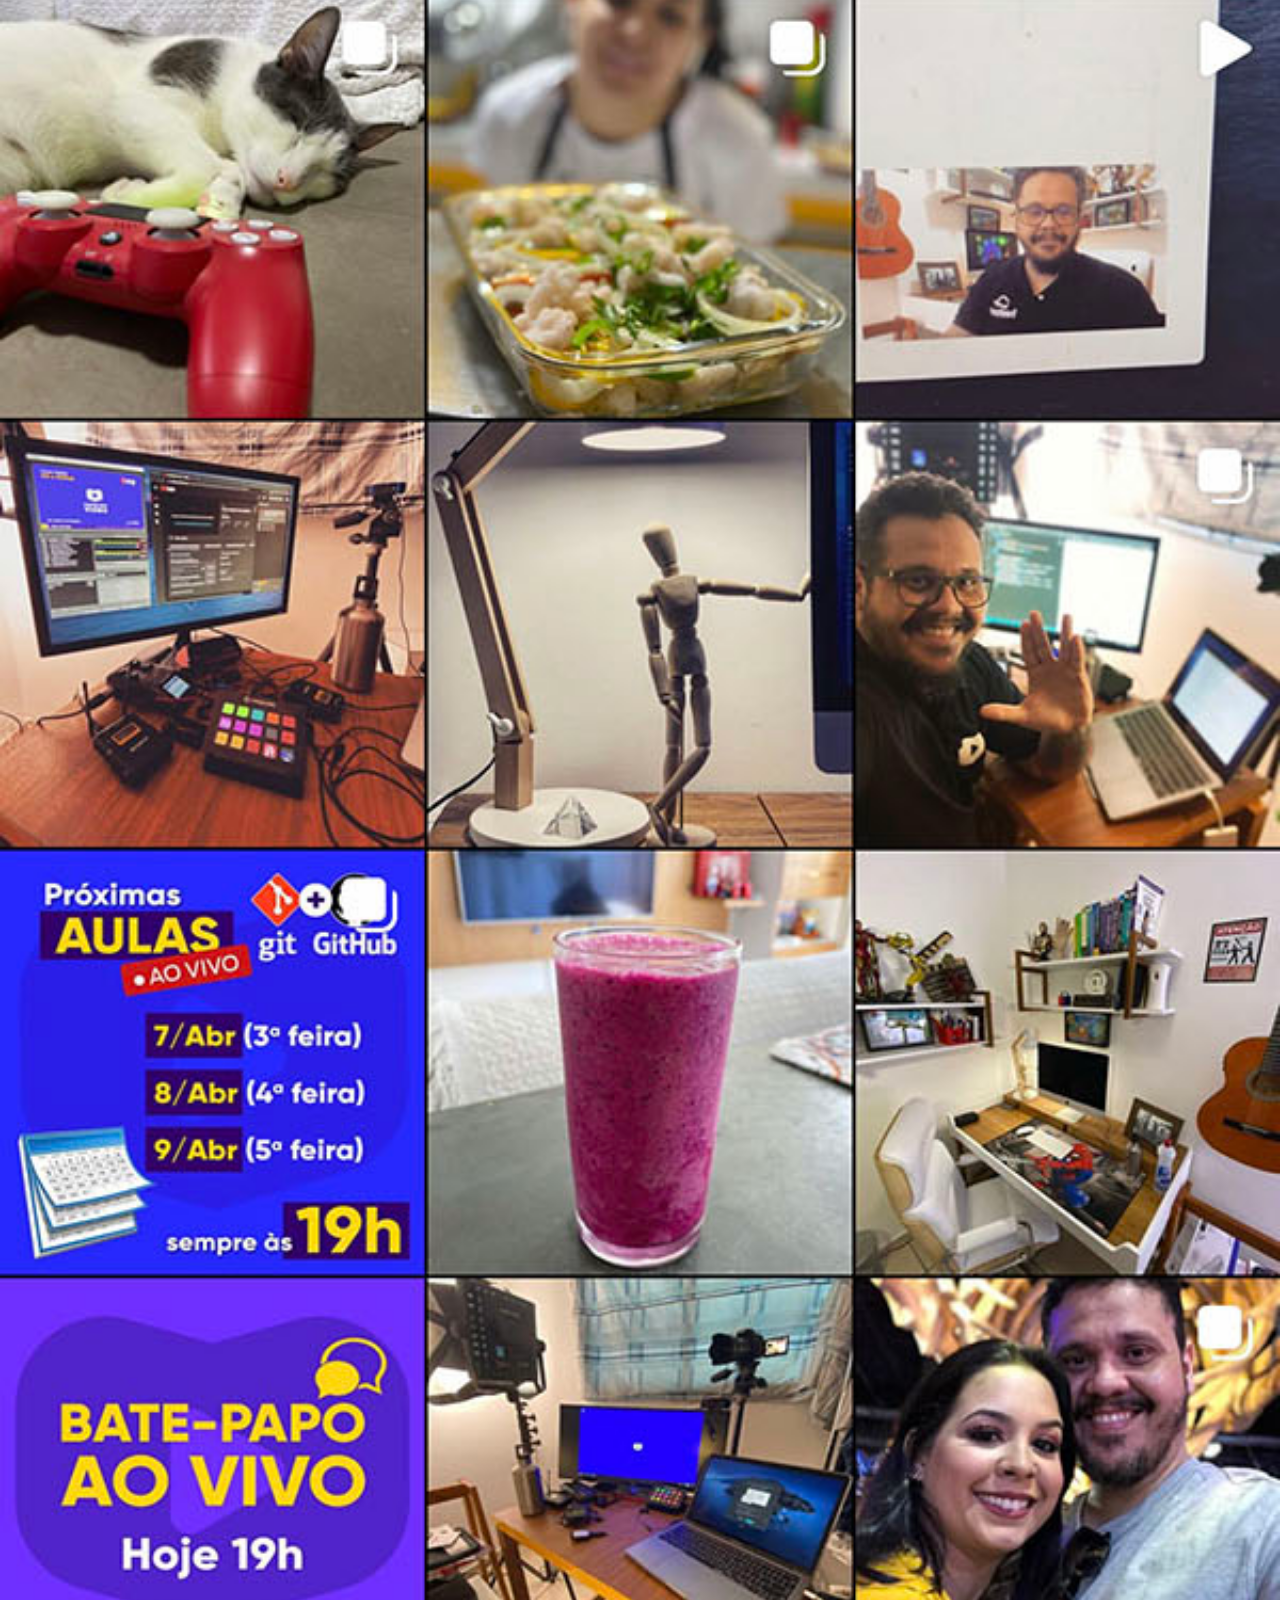
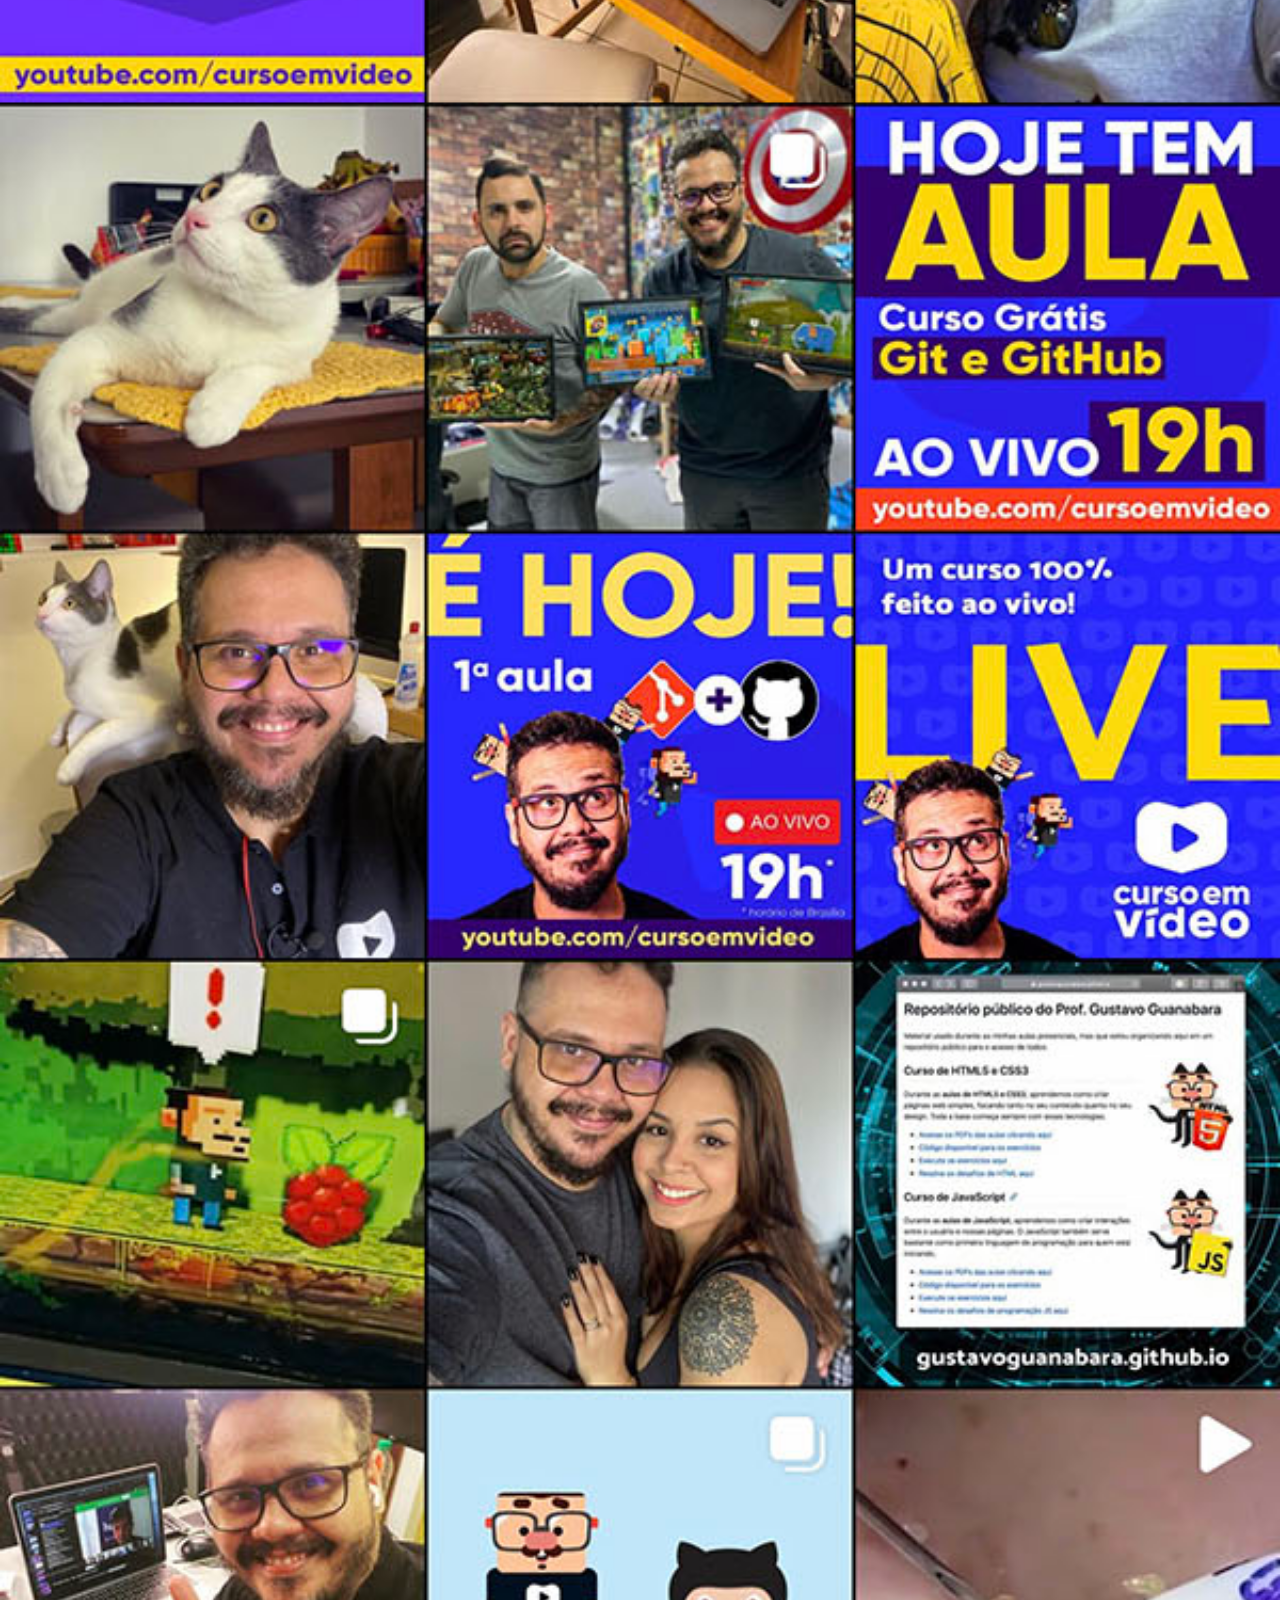
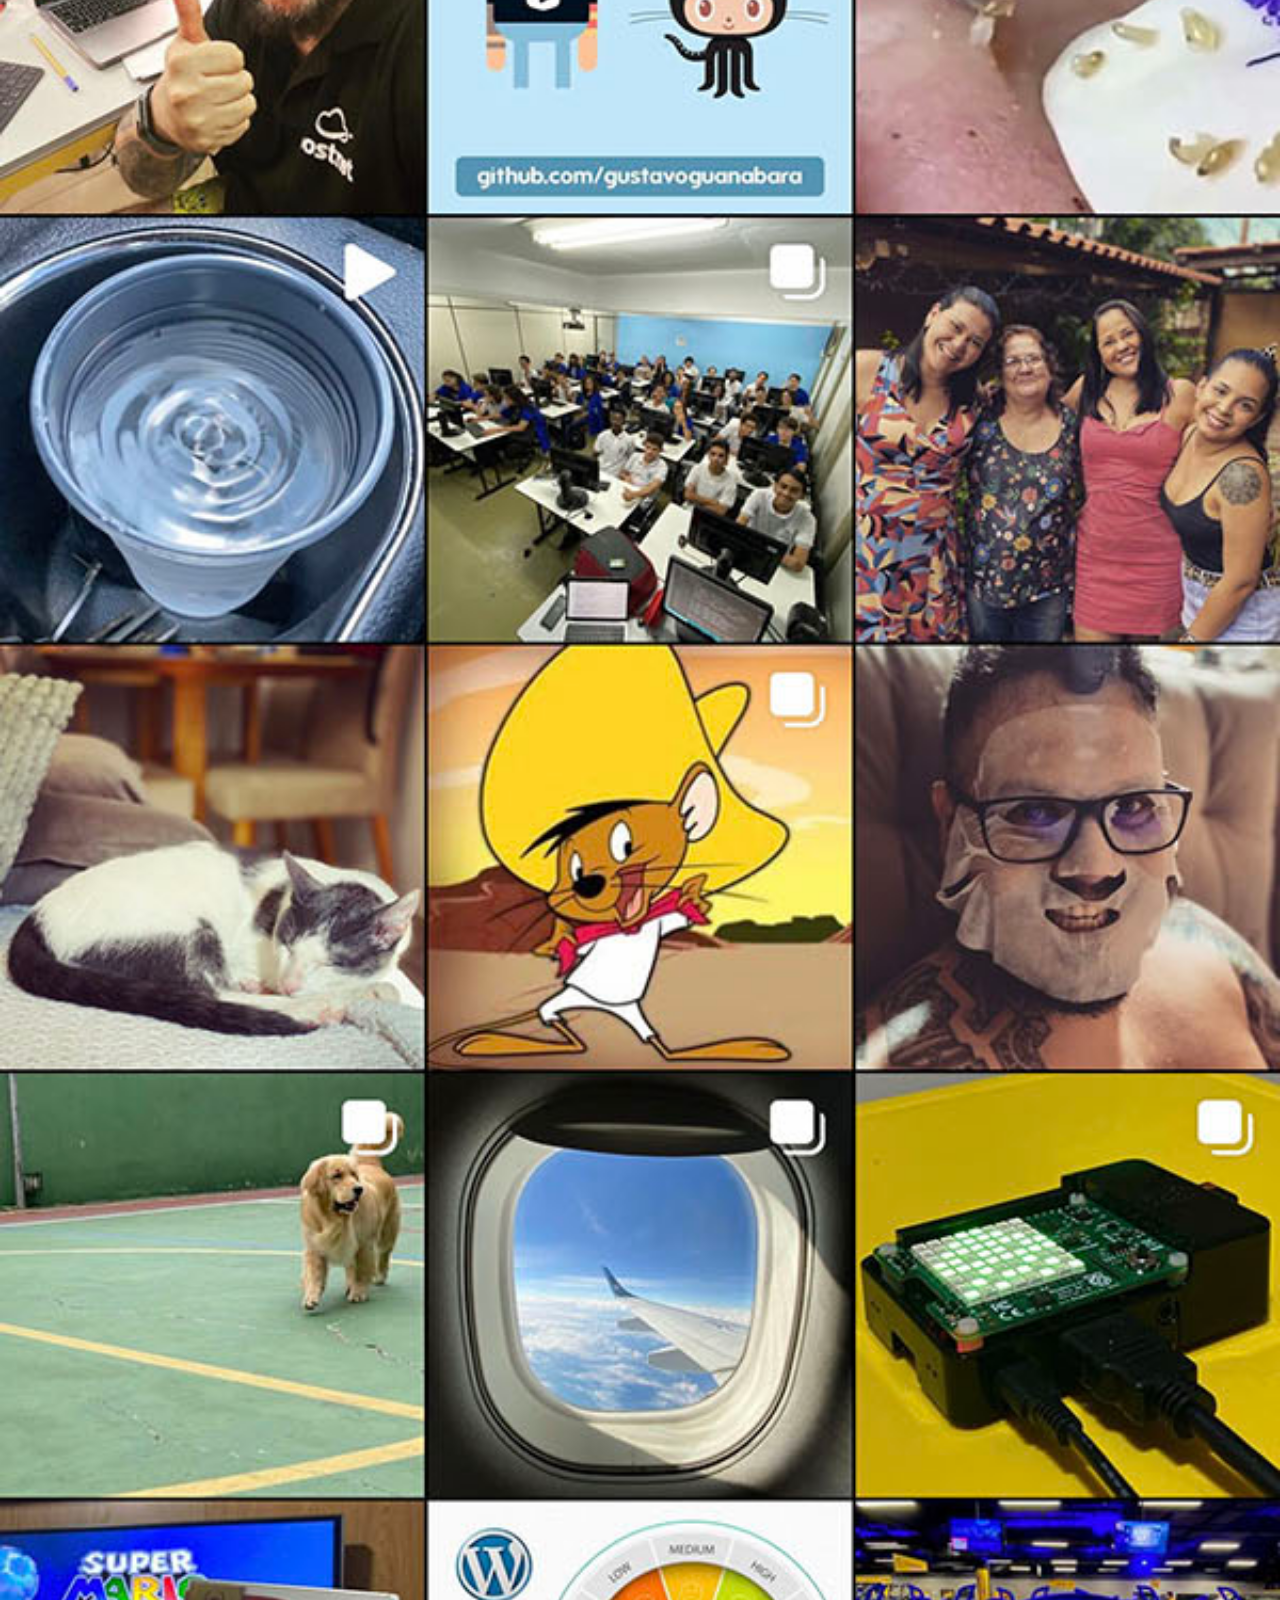
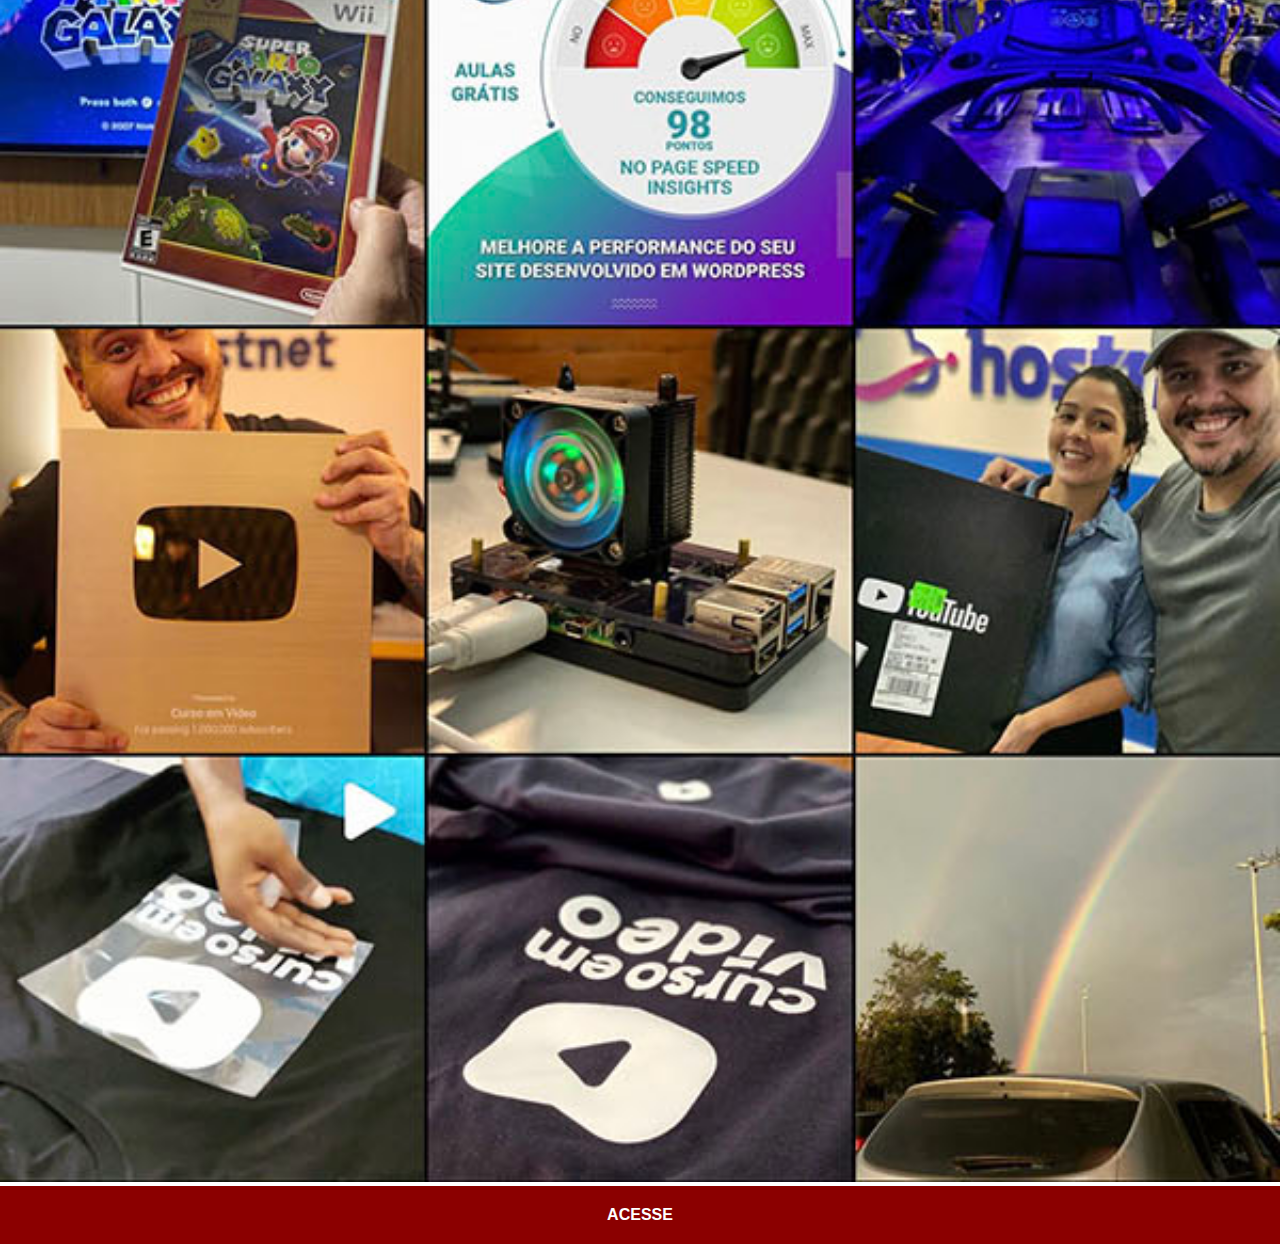
<file: redes/instagram.html>
<!DOCTYPE html>
<html lang="pt-br">
<head>
    <meta charset="UTF-8">
    <meta name="viewport" content="width=device-width, initial-scale=1.0">
    <link rel="stylesheet" href="../style/social.css">
    <title>instagram</title>
</head>
<body>
    <img src="../imagens/tela-instagram.jpg" alt="instagram">
    <a href="https://instagram.com" target="_blank">ACESSE</a>
</body>
</html>
</file>
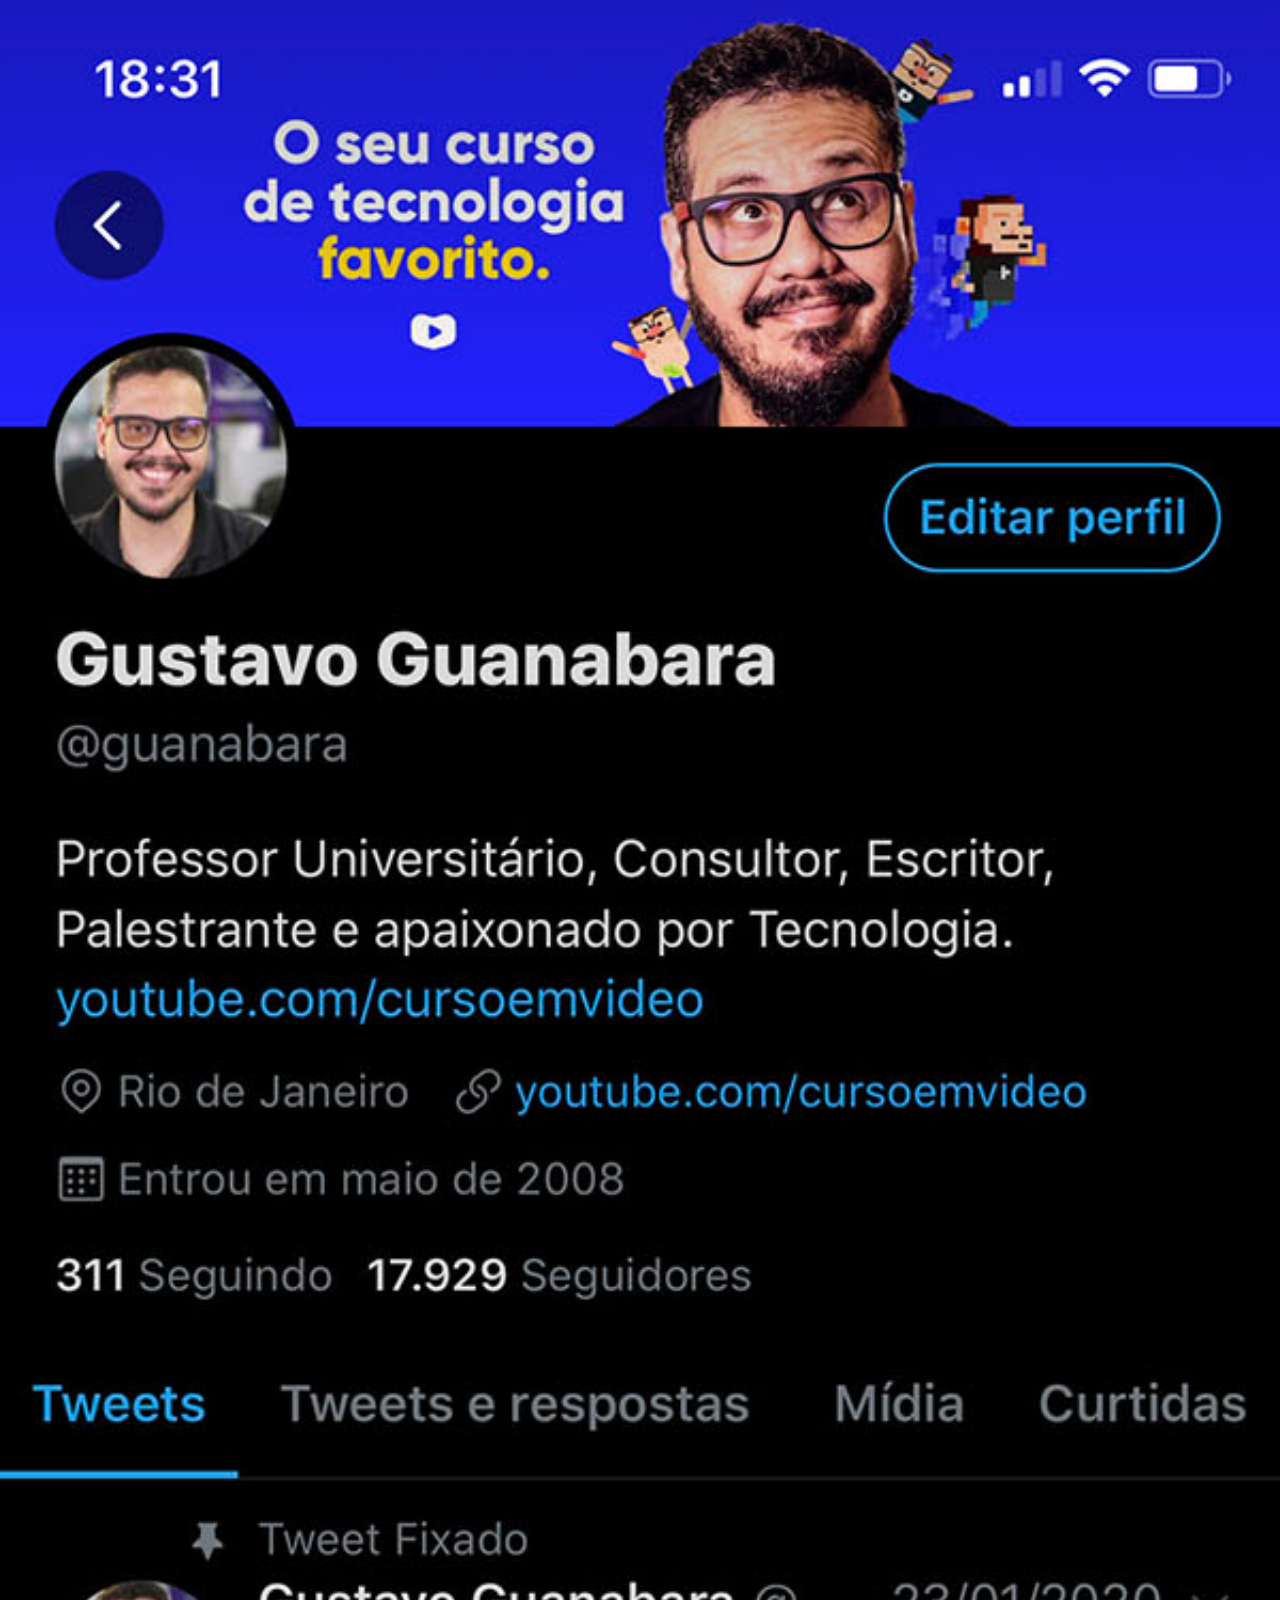
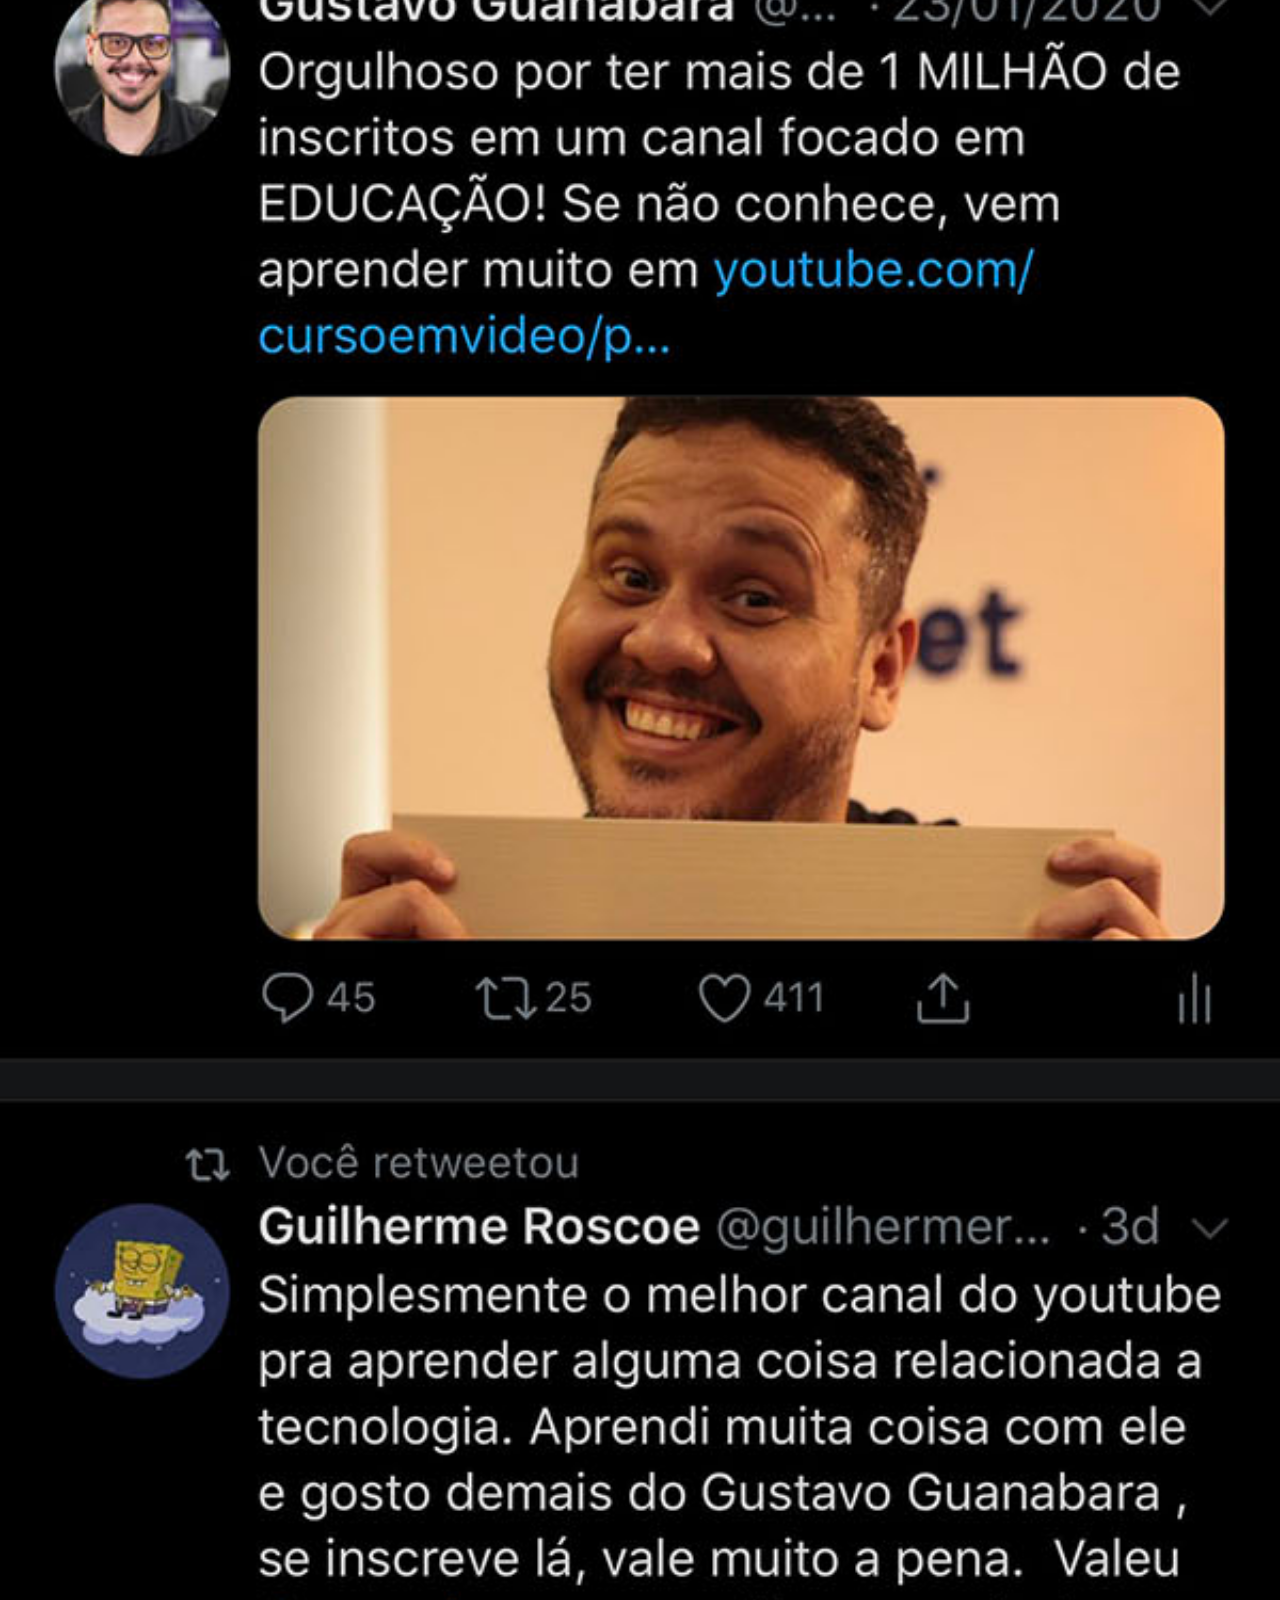
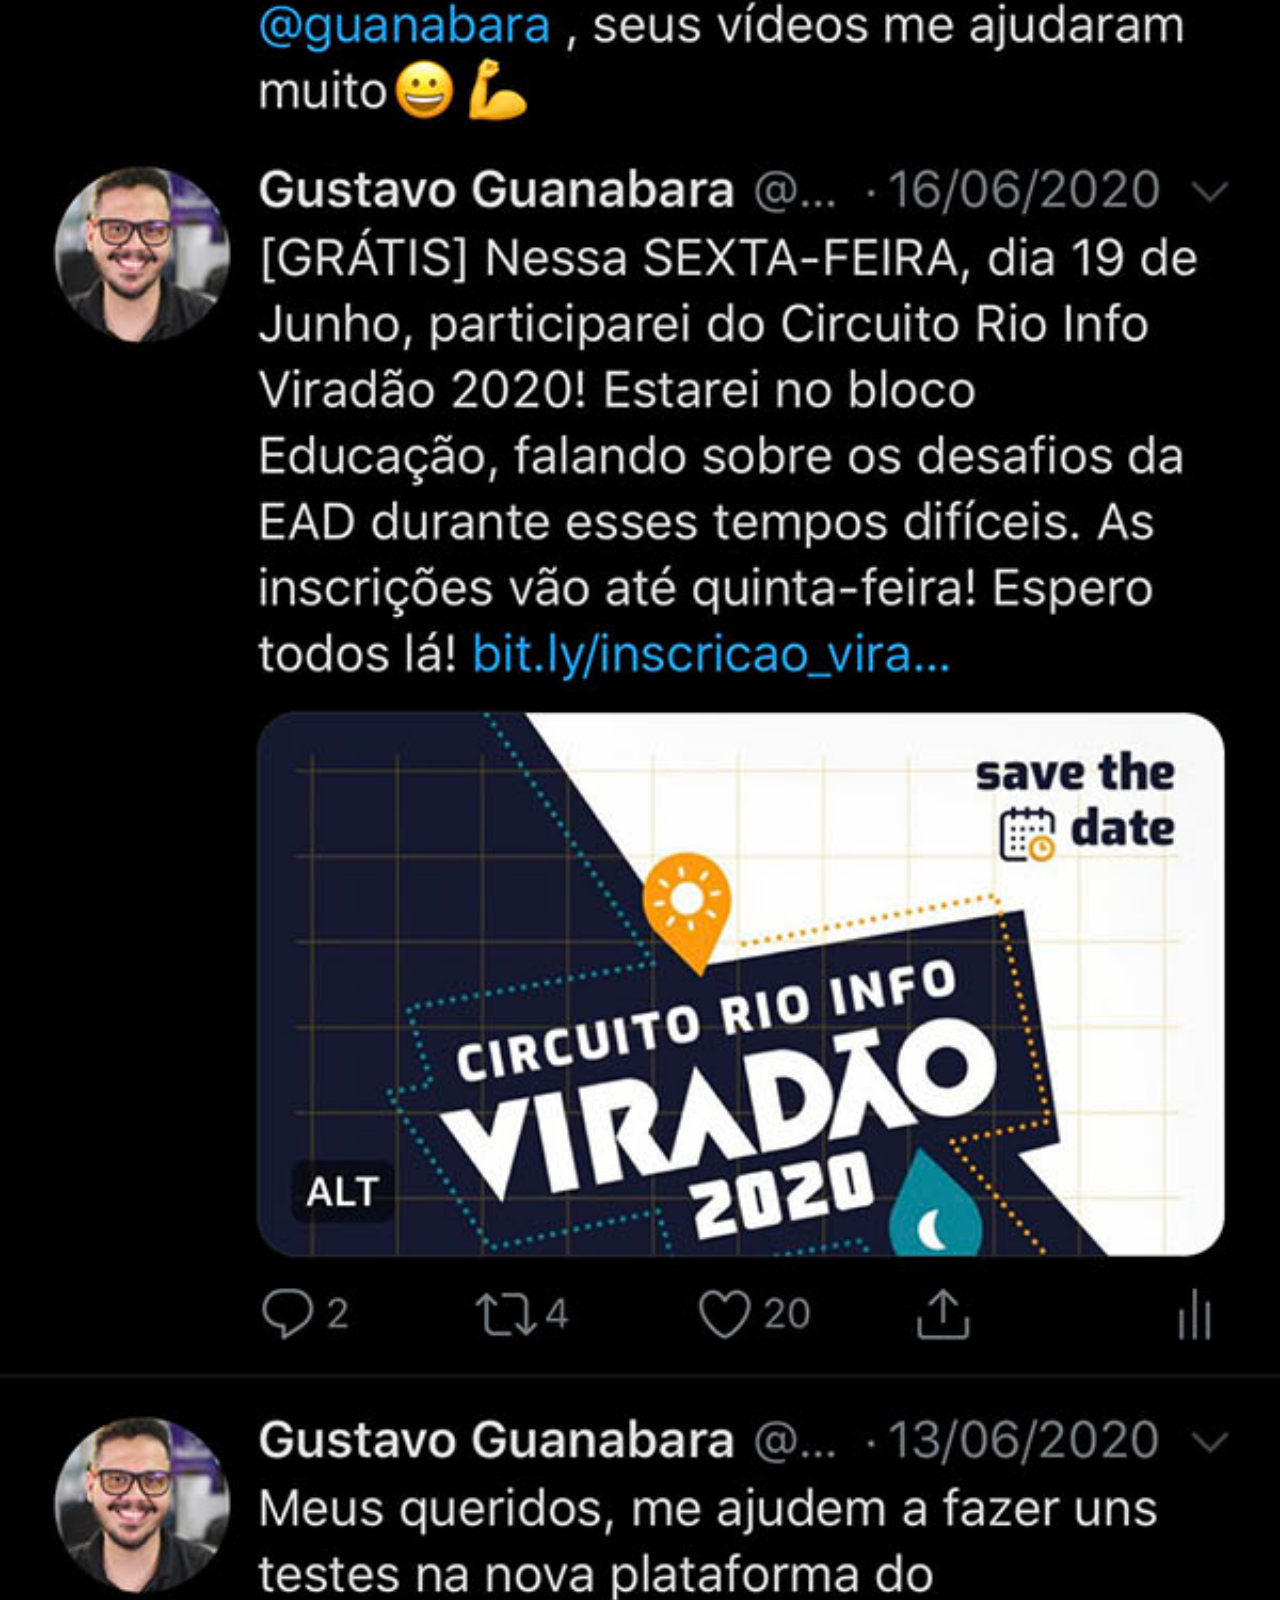
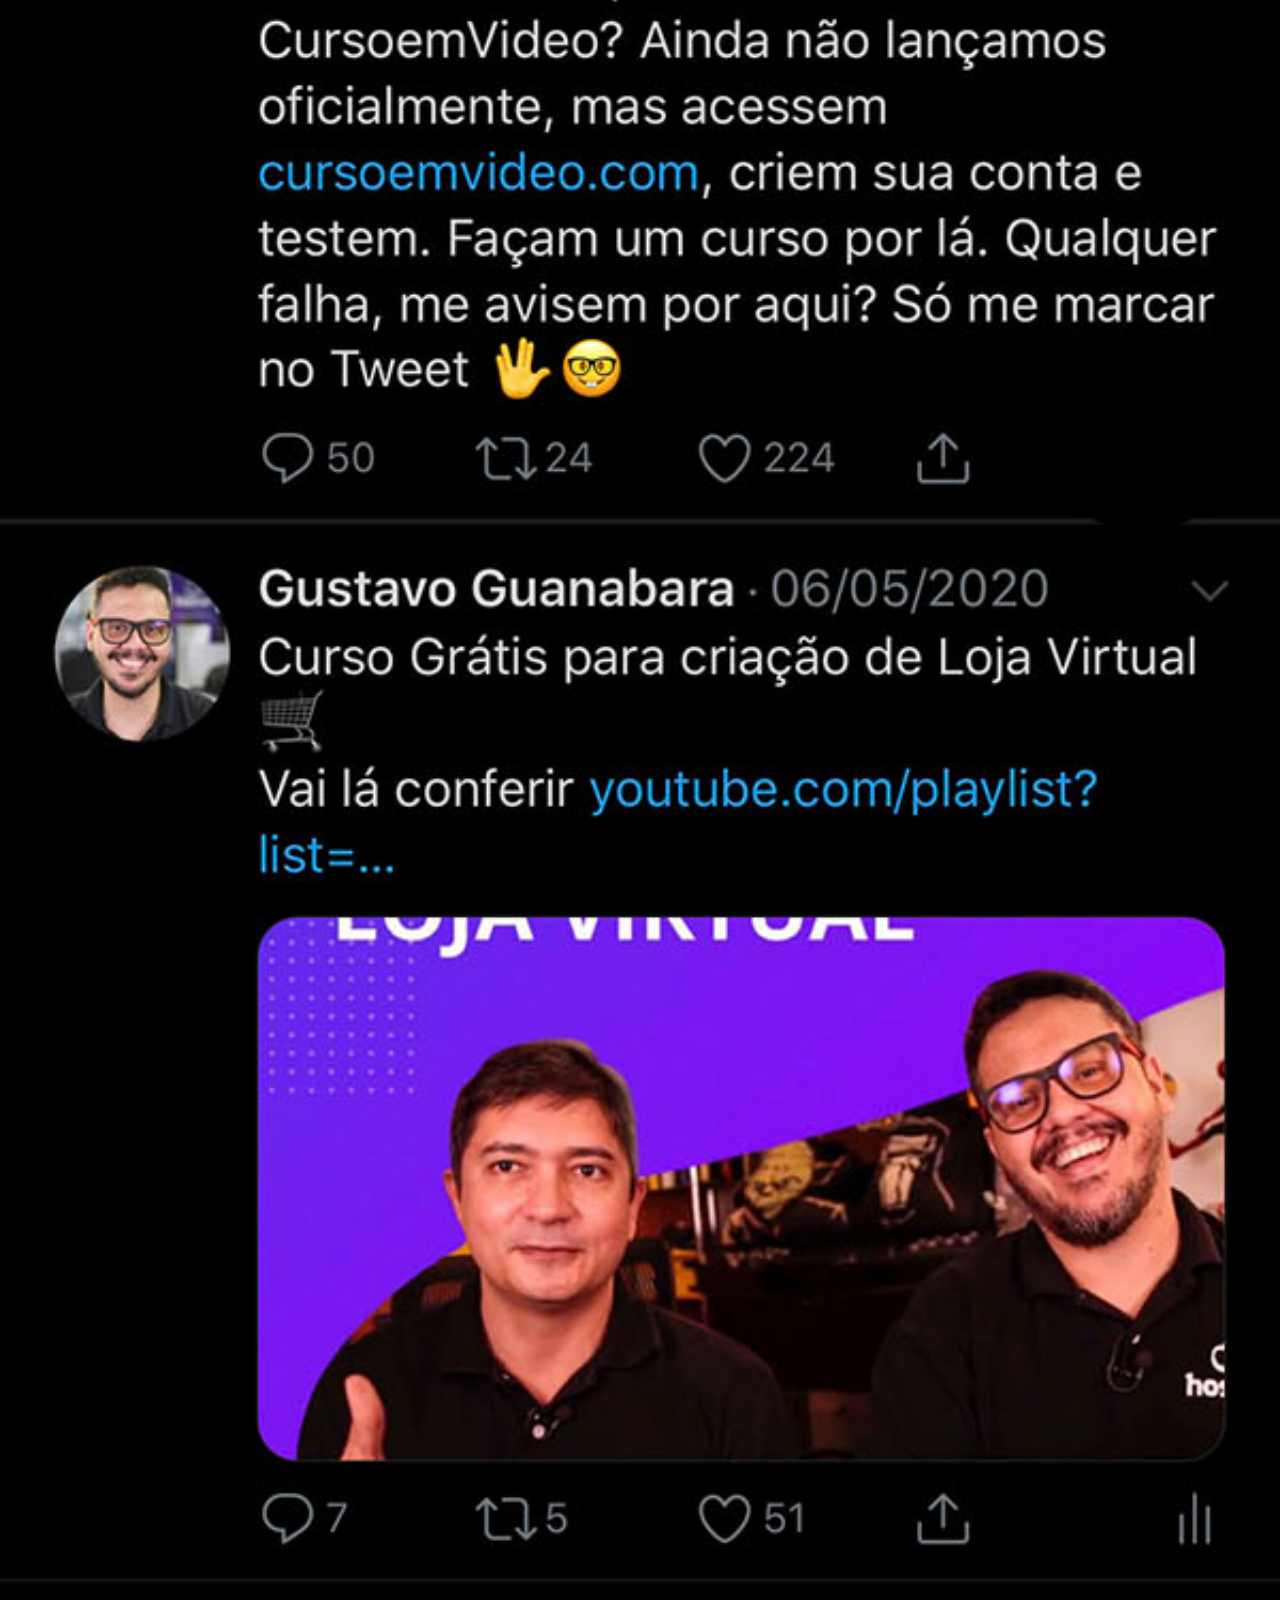
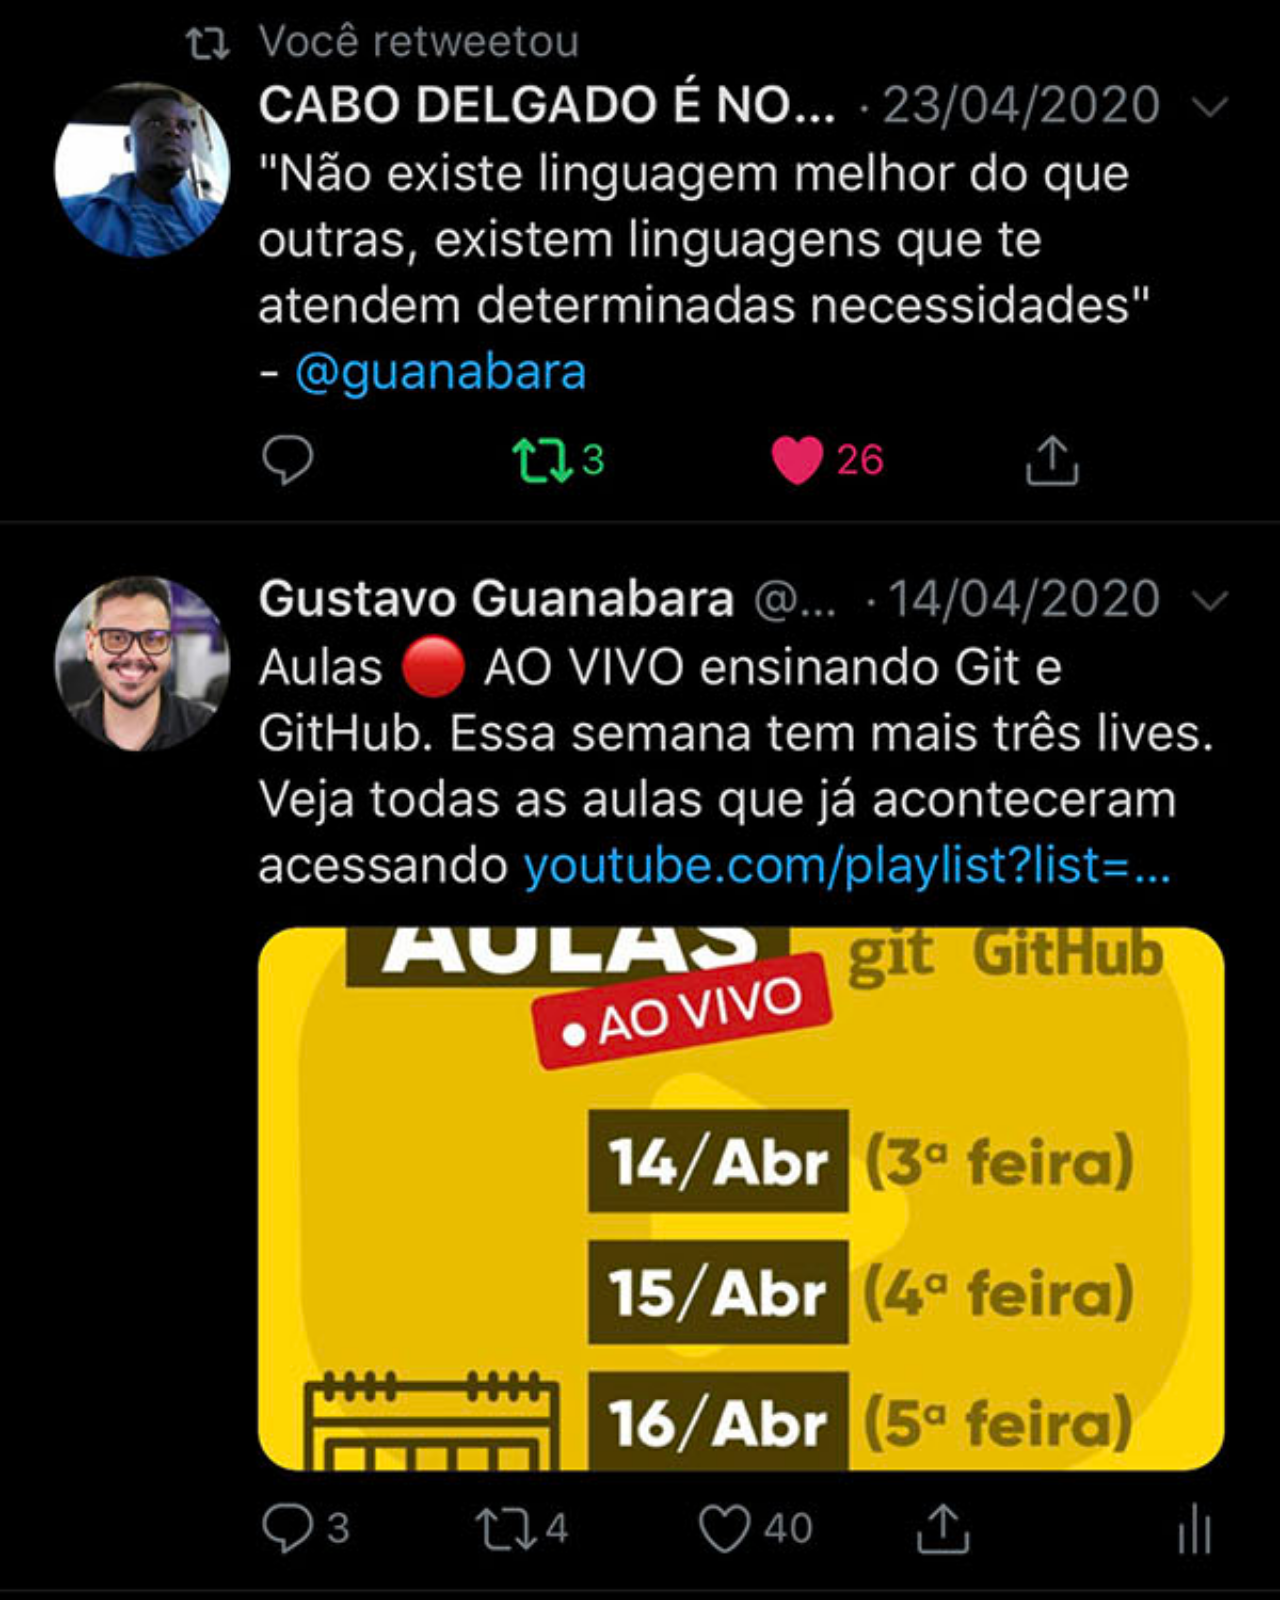
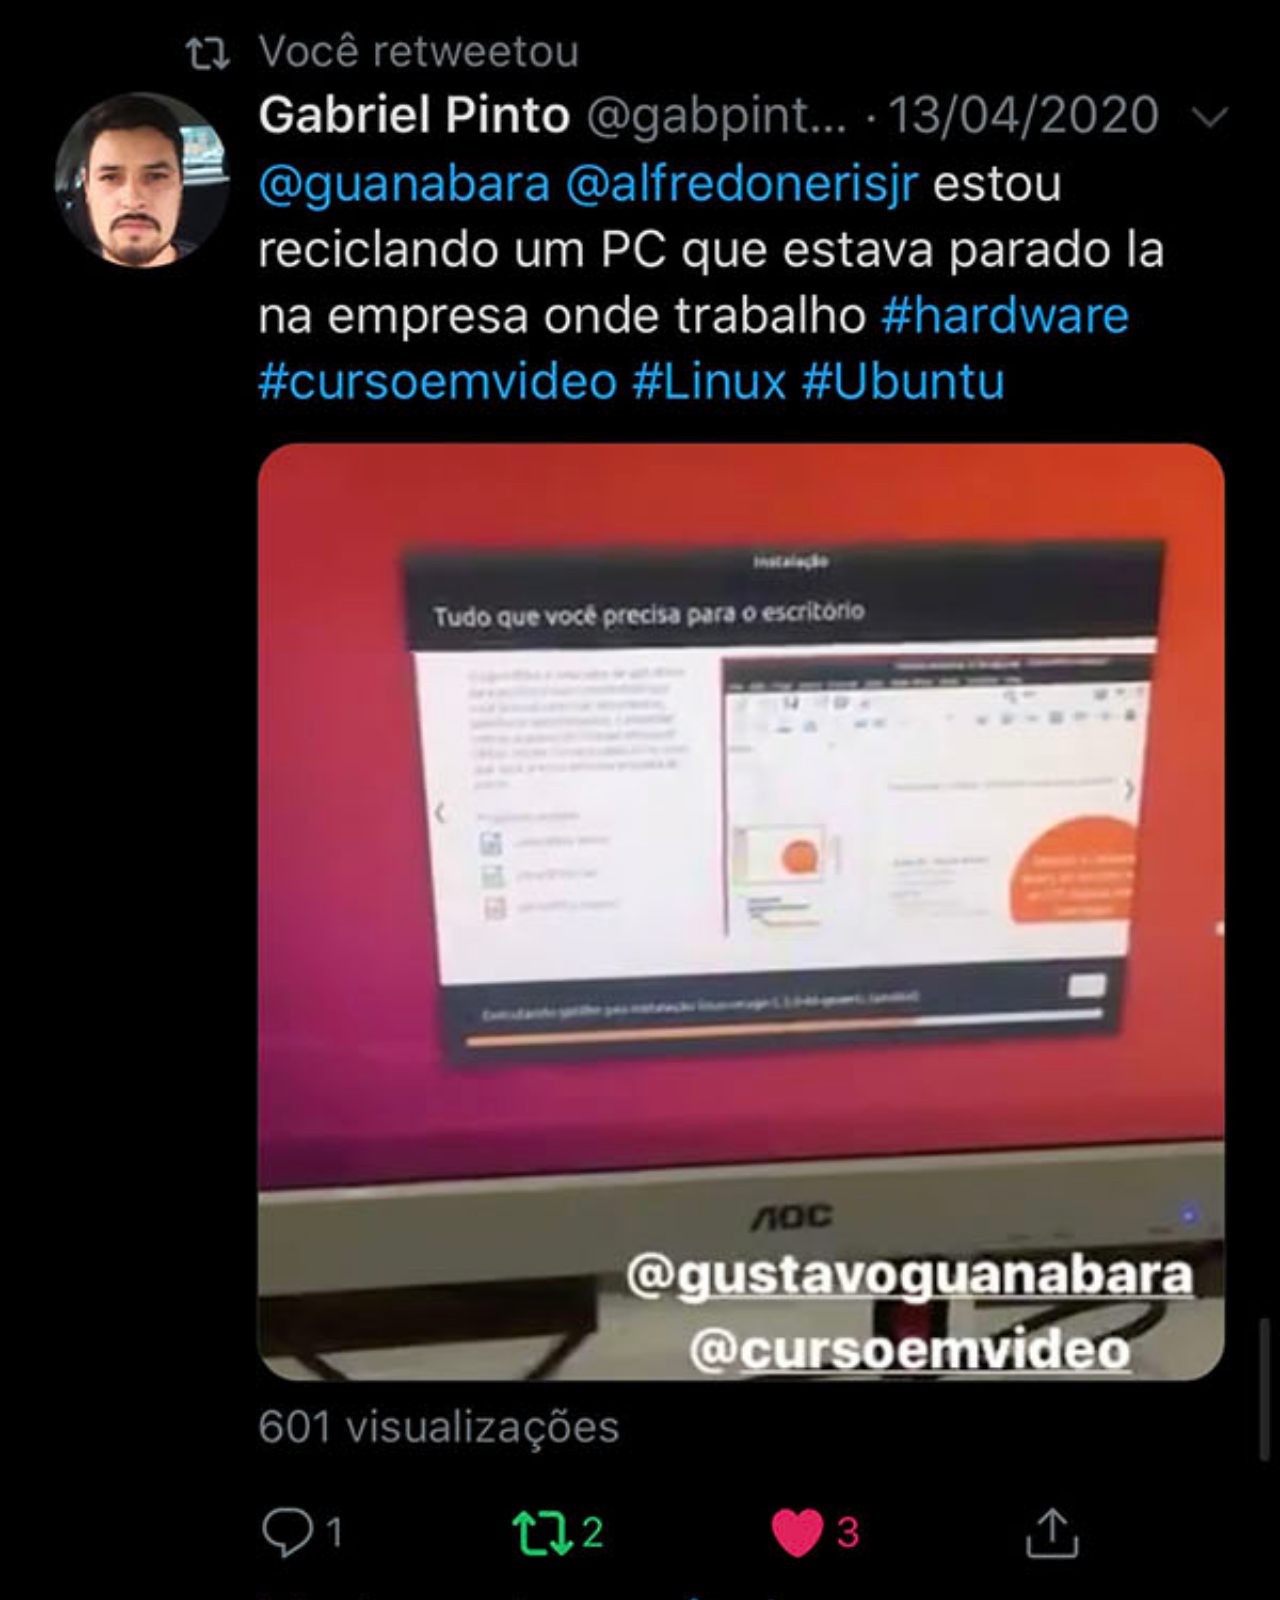
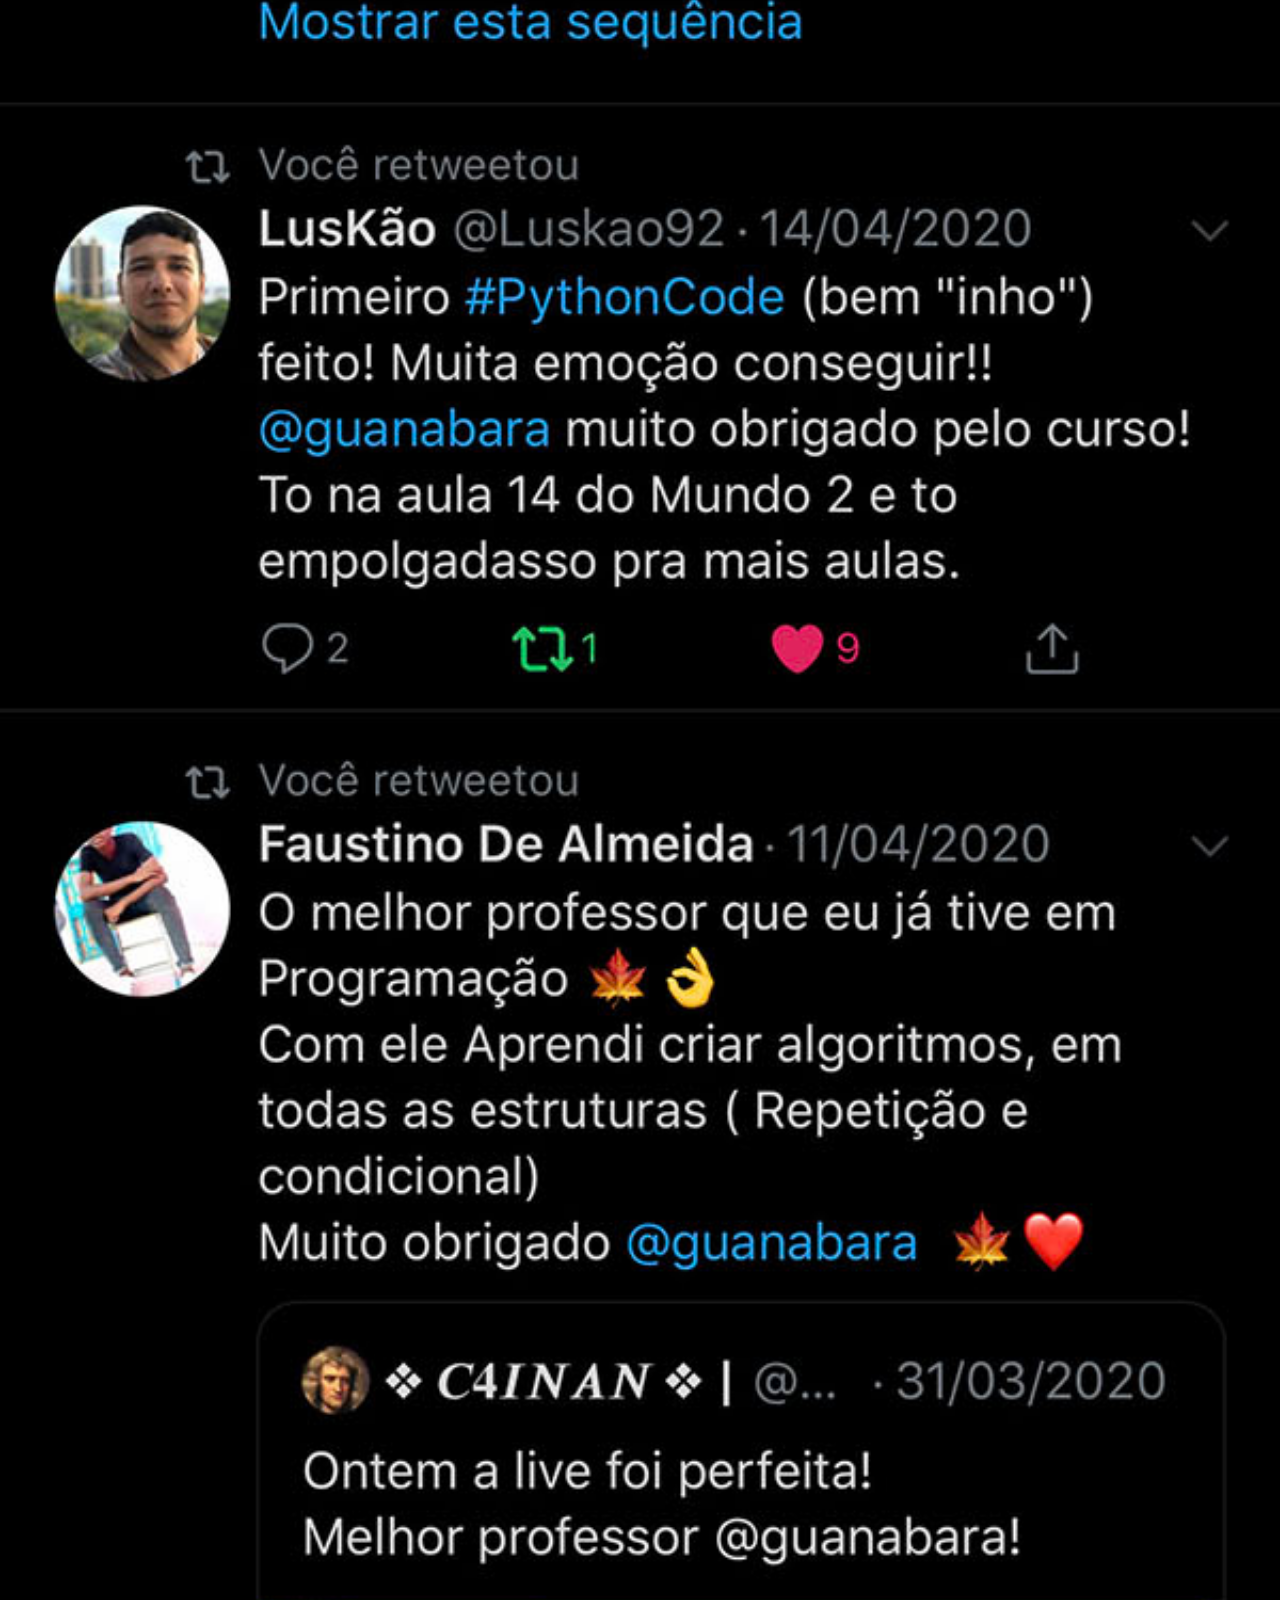
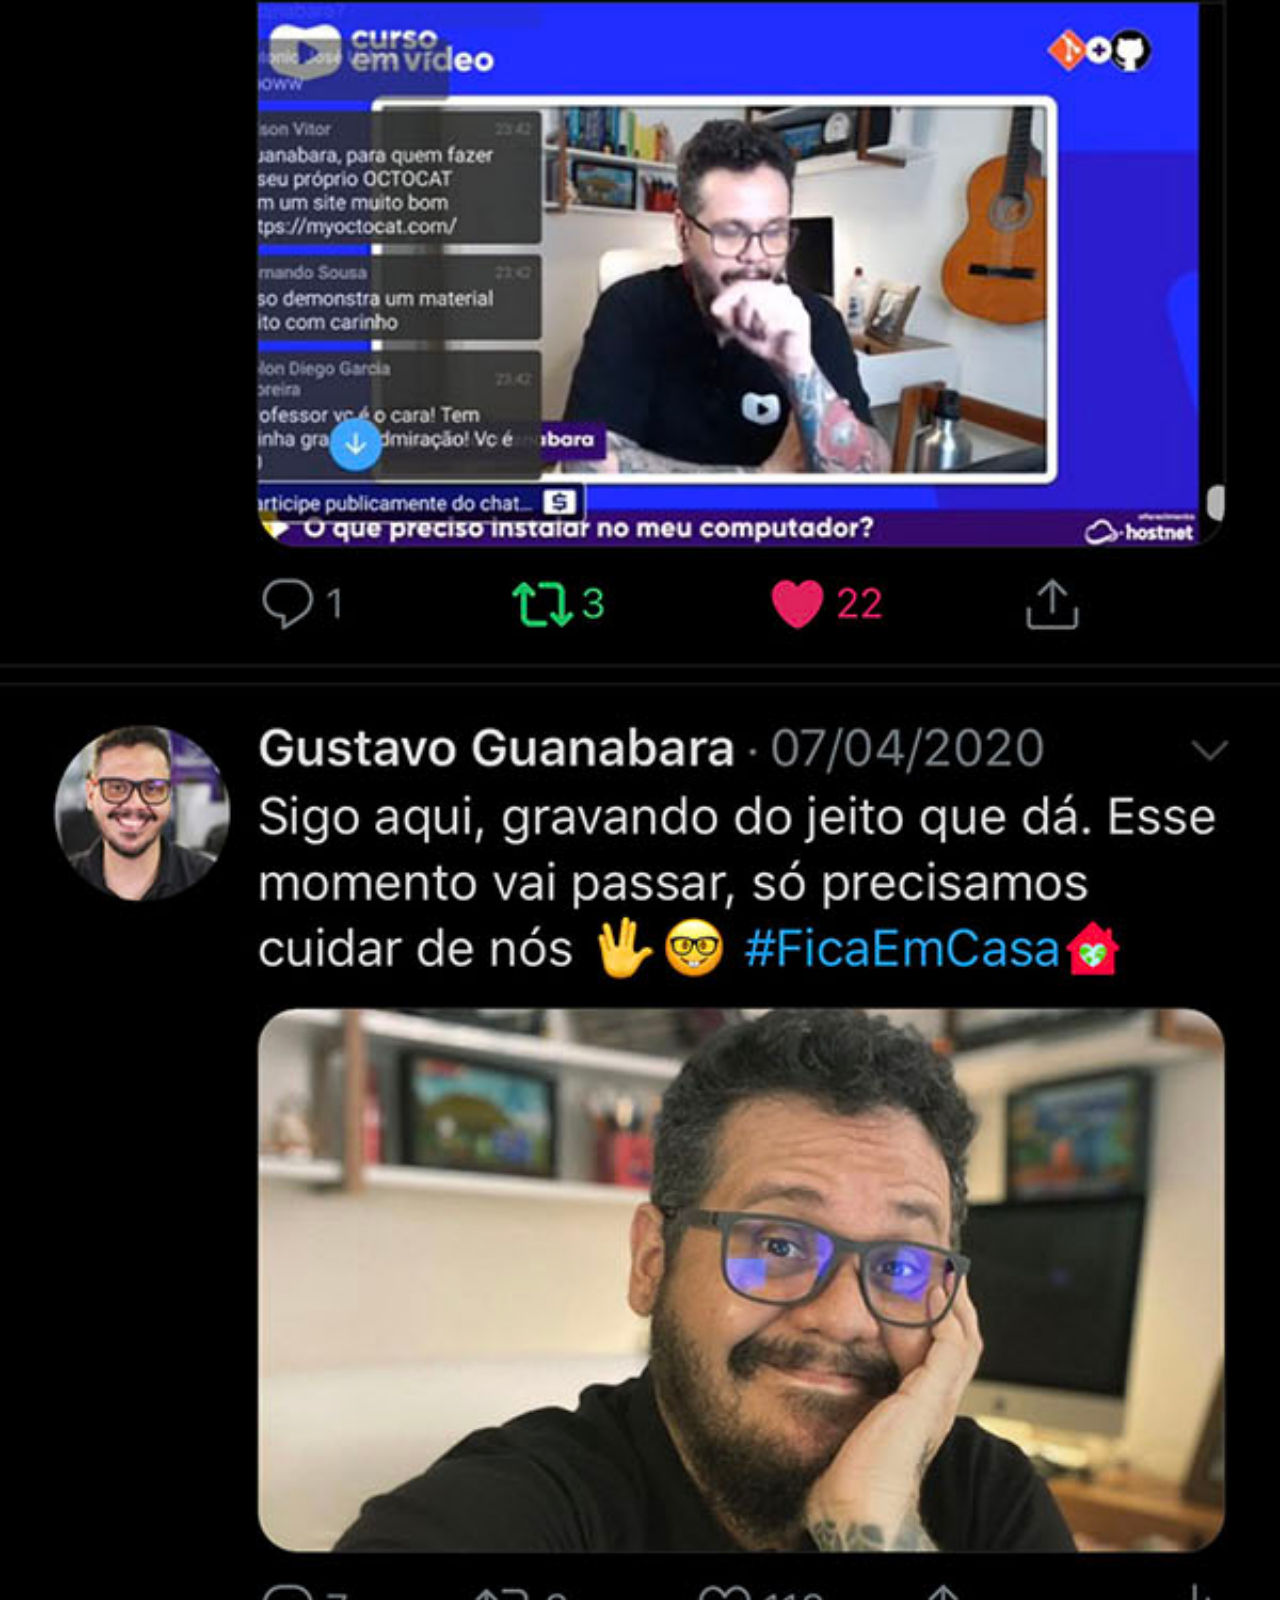
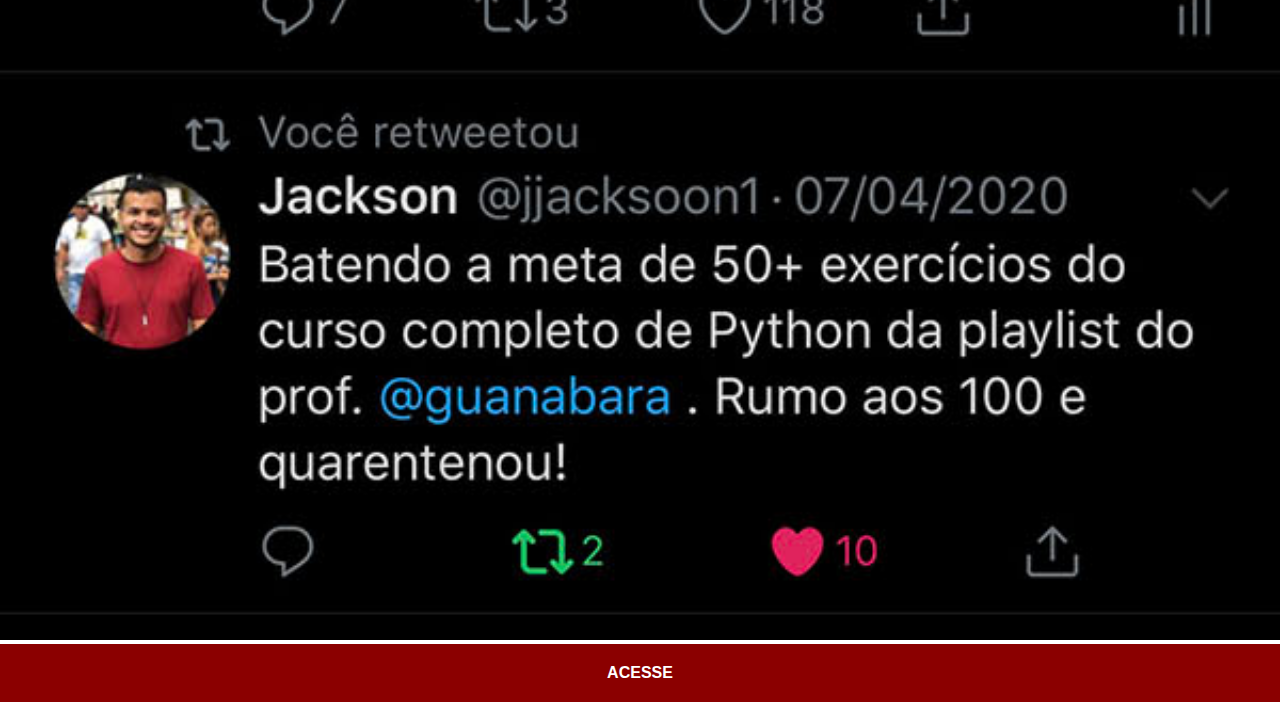
<file: redes/x.html>
<!DOCTYPE html>
<html lang="pt-br">
<head>
    <meta charset="UTF-8">
    <meta name="viewport" content="width=device-width, initial-scale=1.0">
    <link rel="stylesheet" href="../style/social.css">
    <title>Twitter</title>
</head>
<body>
    <img src="../imagens/tela-twitter.jpg" alt="twitter">
    <a href="https://twitter.com" target="_blank">ACESSE</a>
</body>
</html>
</file>
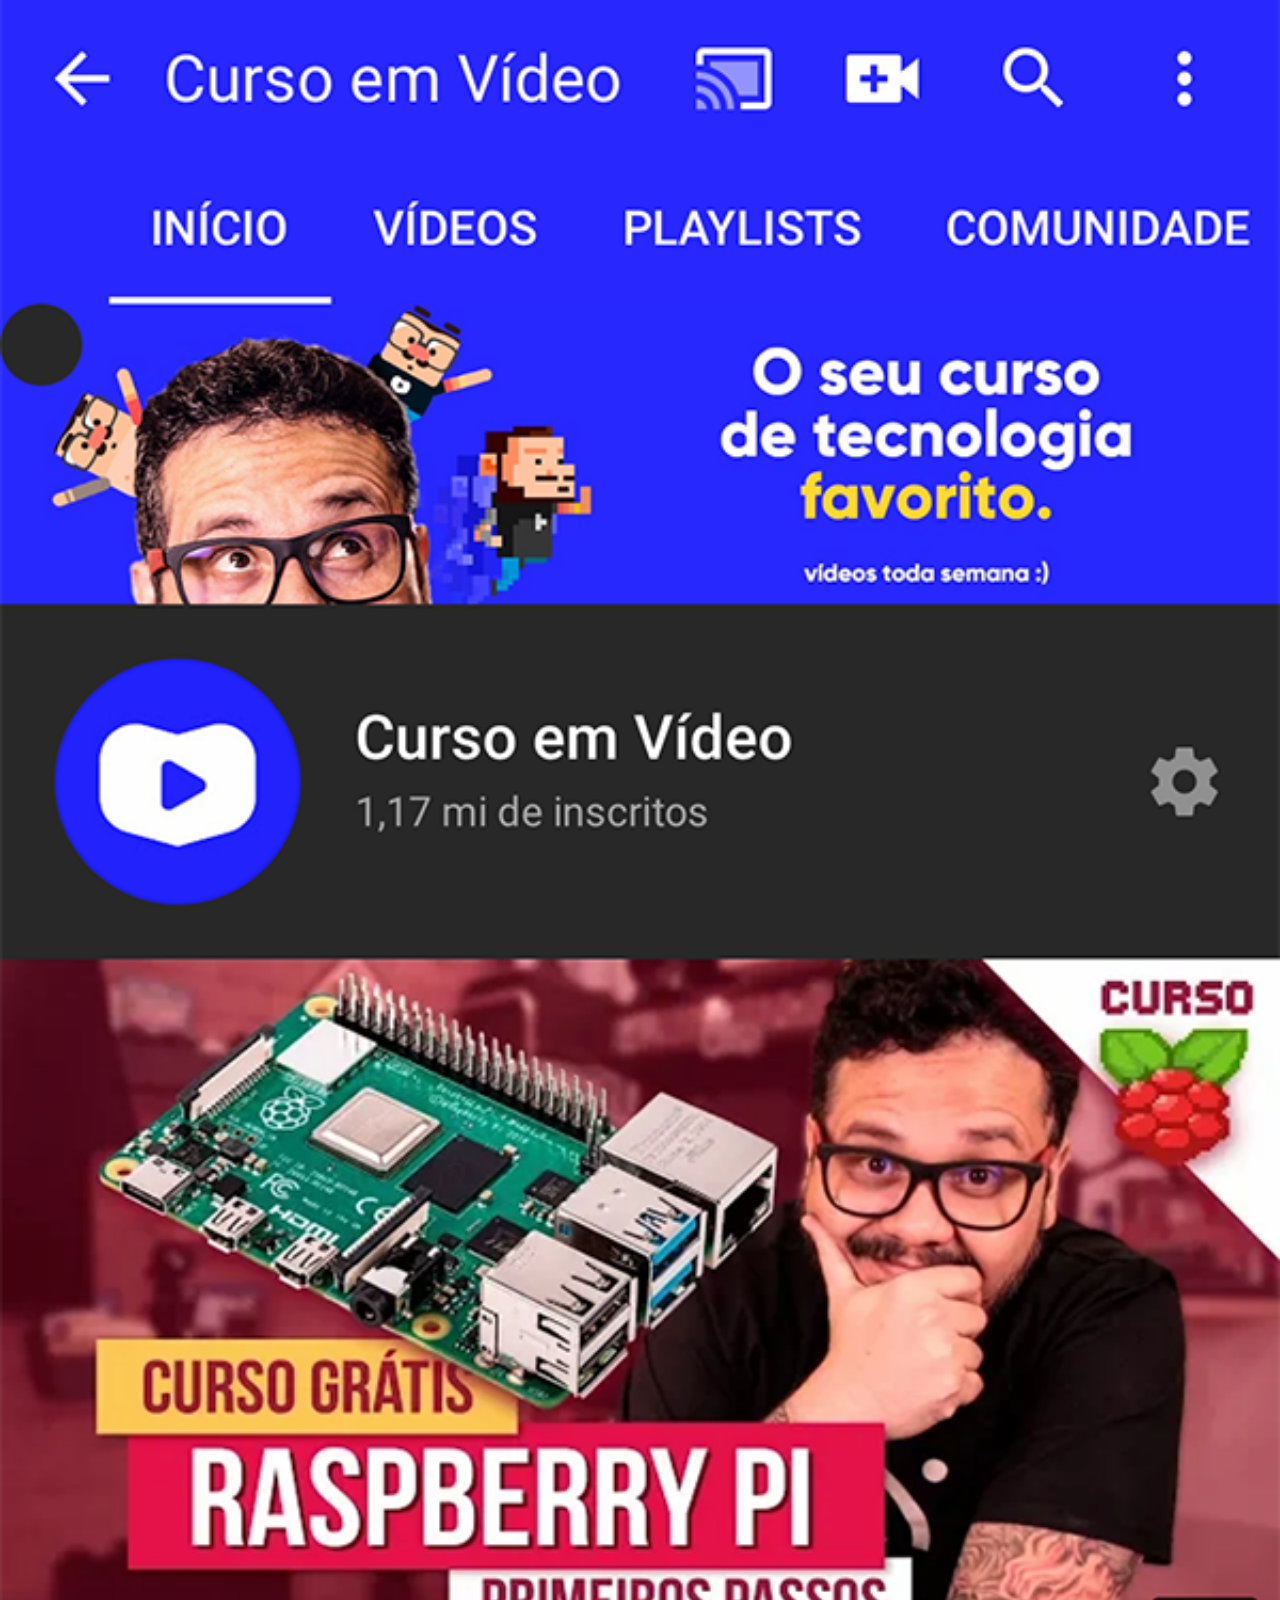
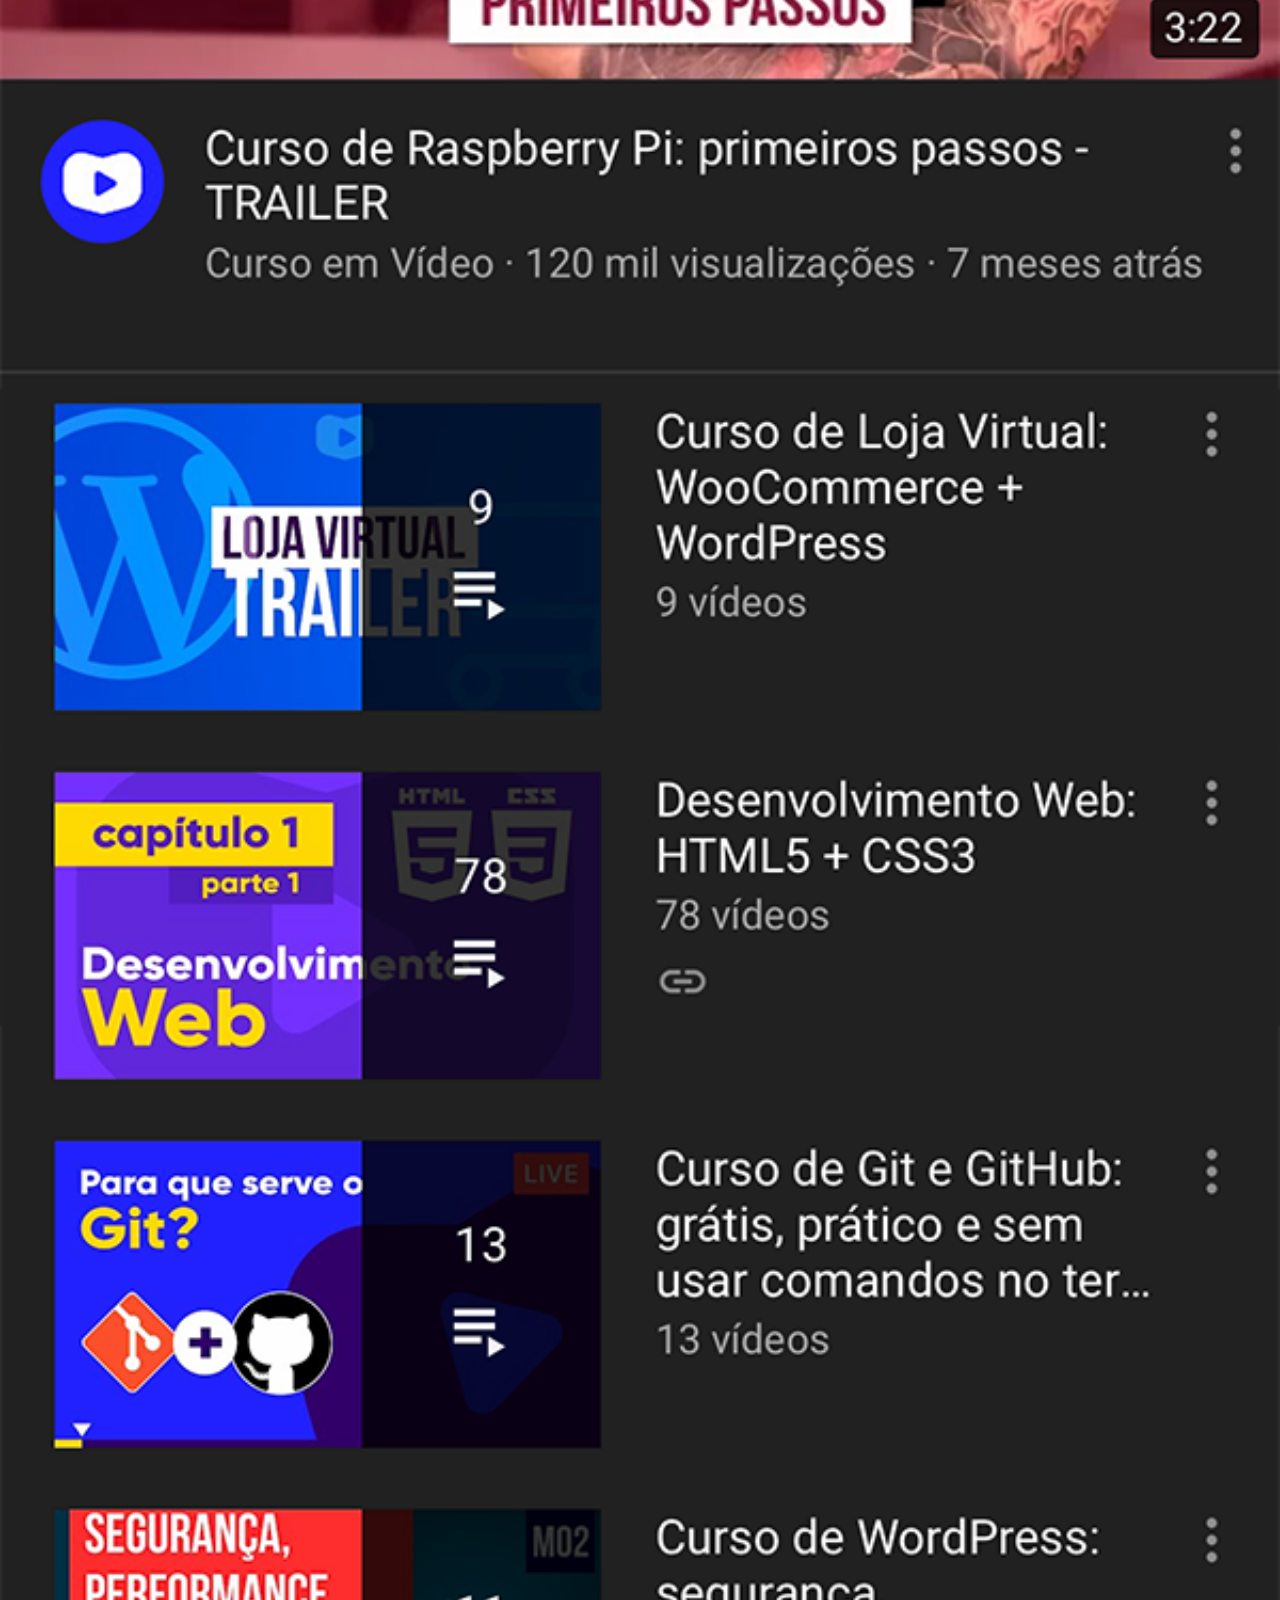
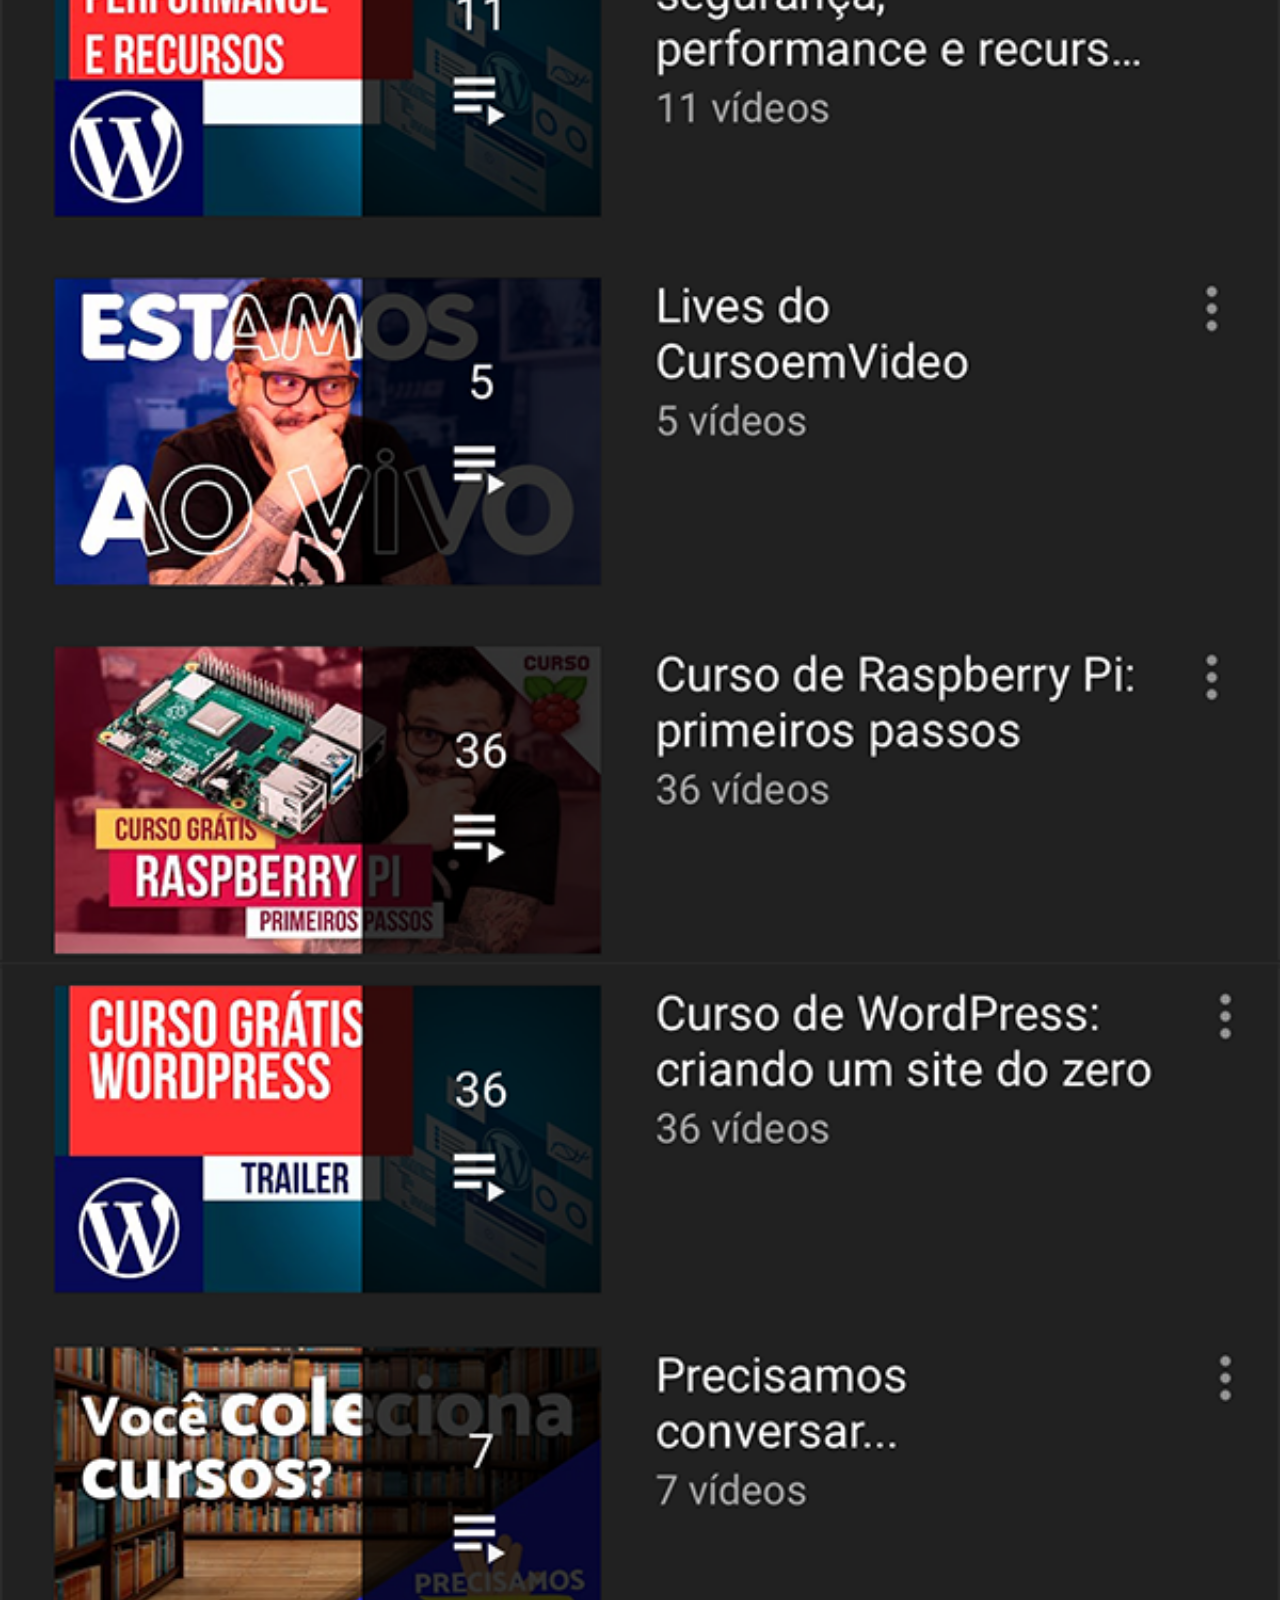
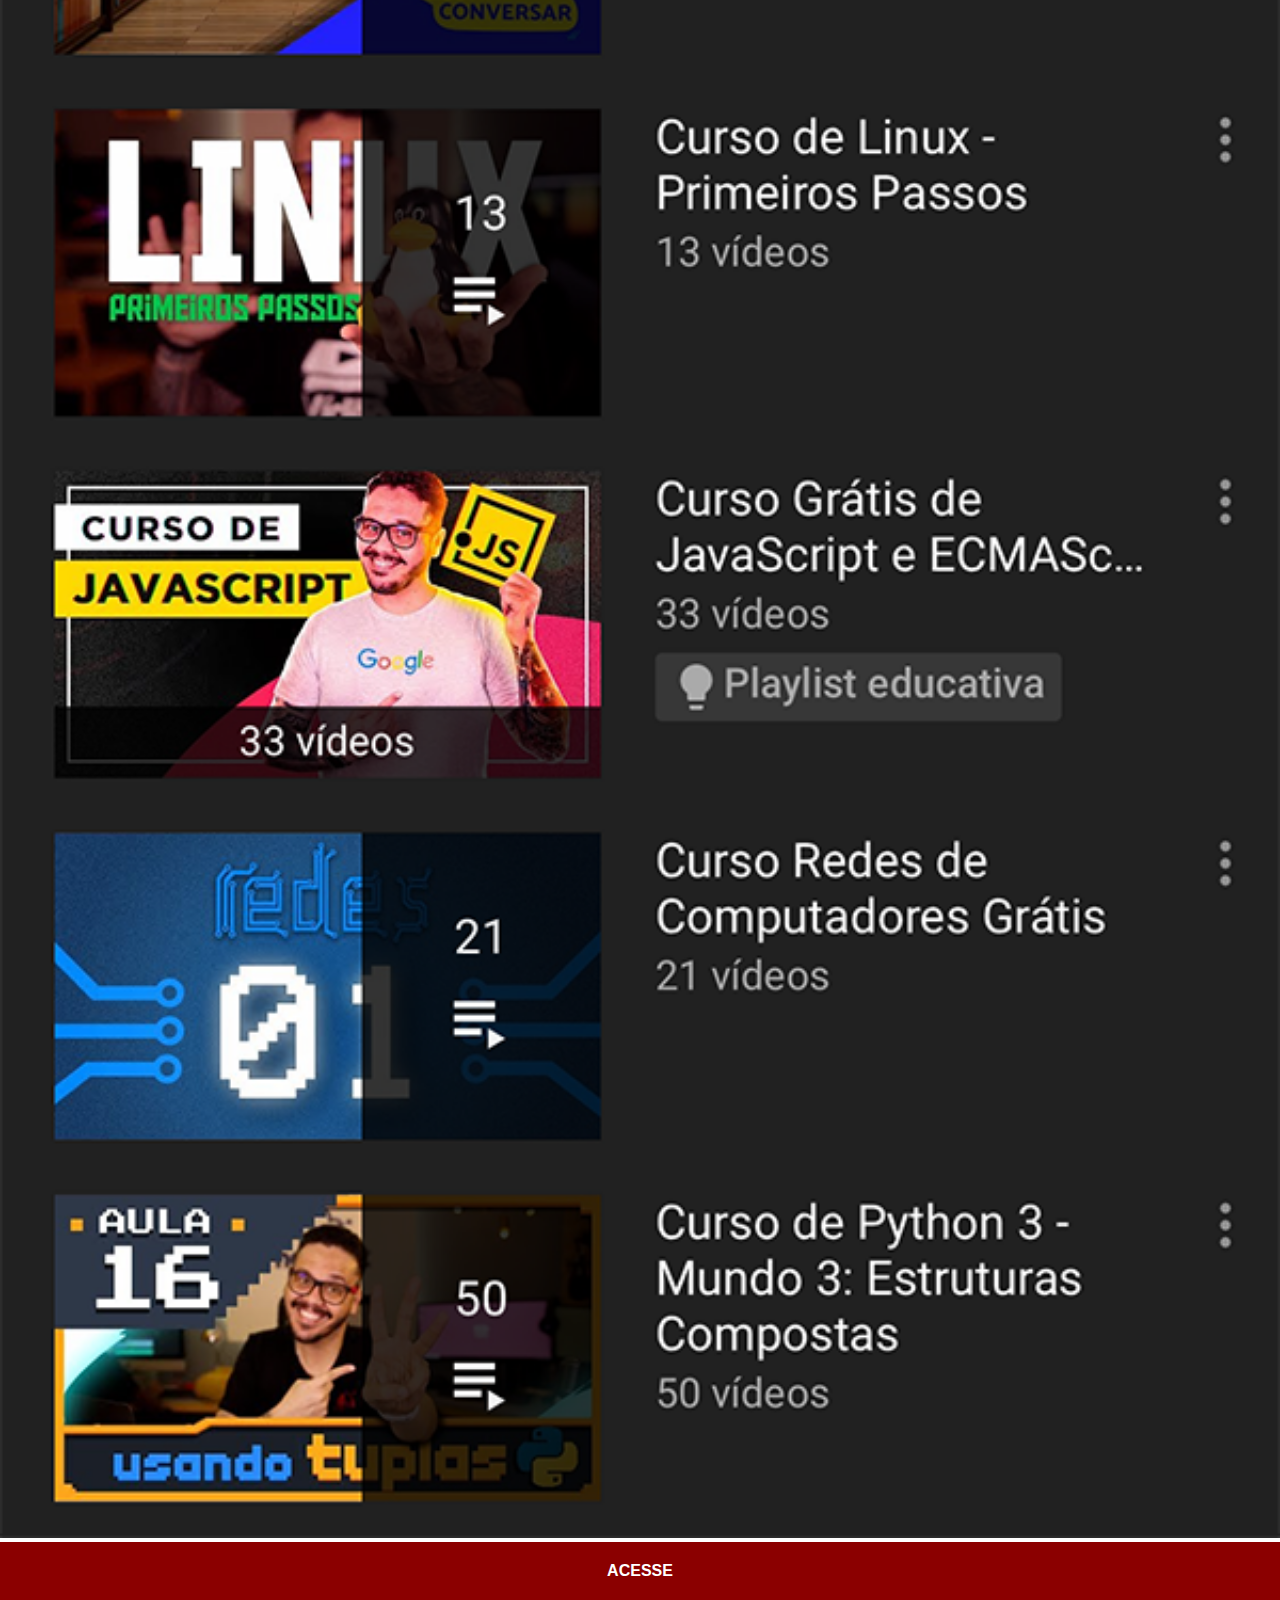
<file: redes/youtube.html>
<!DOCTYPE html>
<html lang="pt-br">
<head>
    <meta charset="UTF-8">
    <meta name="viewport" content="width=device-width, initial-scale=1.0">
    <link rel="stylesheet" href="../style/social.css">
    <title>YouTube</title>
</head>
<body>
    <img src="../imagens/tela-youtube.png" alt="YouTube">
    <a href="https://www.youtube.com/c/CursoemV%C3%ADdeo" target="_blank">ACESSE</a>
</body>
</html>
</file>
<file: style/style.css>
@charset "UTF-8";

* {
    margin: 0px;
    padding: 0px;
    font-family: Arial, Helvetica, sans-serif;
}

html, body {
    height: 100vh;
    width: 100vw;
    background-color: black;
}

body {
    background: url(../imagens/fundo-madeira.jpg) no-repeat top center;
    background-size: cover;
    background-attachment: fixed;
}

main {
    position: relative;
    height: 100vh;
}

#tel {
    position: absolute;
    top: 50%;
    left: 50%;
    transform: translate(-50%, -50%);
    height: 627px;
    width: 311px;
    background: url(../imagens/frame-iphone.png) no-repeat center center fixed;
    background-size: cover;
}

iframe#tela {
    position: relative;
    top: 80px;
    left: 22px;
    width: 265px;
    height: 467px;
}

#social {
    text-align: right;
}

#social  img{
    width: 50px;
    margin: 10px;
    border-radius: 50%;
    box-shadow: 2px 3px 5px rgba(0, 0, 0, 0.589);
    box-sizing: border-box;
}

#social img:hover {
    border: 2px solid rgb(255, 255, 255);
    transform: translate(-3px, -3px);
    box-shadow: 5px 5px 10px rgba(0, 0, 0, 0.664);
    transition: transform .5s;
}
</file>
<file: style/social.css>
* {
    padding: 0;
    margin: 0;
    font-family: Arial, Helvetica, sans-serif;
}

img {
    width: 100vw;
}

::-webkit-scrollbar {
    width: 0;
    height: 0;
}

a {
    display: block;
    background-color: darkred;
    padding: 20px;
    text-align: center;
    font-weight: bolder;
    text-decoration: none;
    color: white;
}

a:hover {
    background-color: red;
}
</file>
